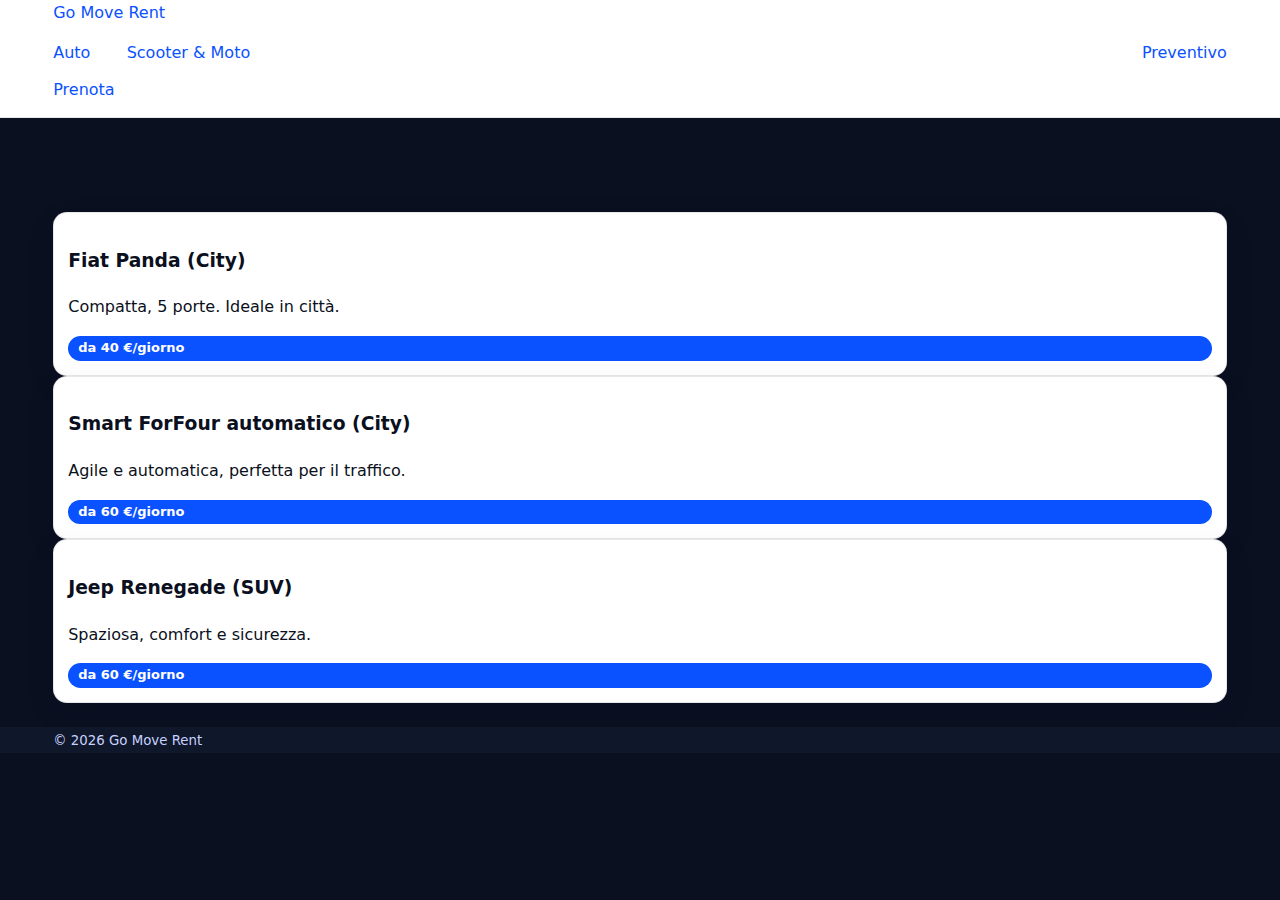
<file: auto.html>
<!doctype html>
<html lang="it">
<head>
  <meta charset="utf-8">
  <meta name="viewport" content="width=device-width, initial-scale=1">
  <title>Go Move Rent – Auto</title>
  <link rel="stylesheet" href="assets/style.css">
  <script defer src="assets/script.js"></script>
</head>
<body data-page="auto">
  <header class="header">
    <div class="container header-inner">
      <a class="brand" href="index.html">Go Move Rent</a>
      <nav class="nav">
        <a class="active" href="auto.html">Auto</a>
        <a href="moto.html">Scooter & Moto</a>
        <a href="preventivo.html">Preventivo</a>
        <a href="prenota.html">Prenota</a>
      </nav>
    </div>
  </header>

  <main class="container">
    <h1>Auto</h1>
    <div class="cards">
      <div class="card">
        <h3>Fiat Panda (City)</h3>
        <p>Compatta, 5 porte. Ideale in città.</p>
        <div class="badge">da 40 €/giorno</div>
      </div>
      <div class="card">
        <h3>Smart ForFour automatico (City)</h3>
        <p>Agile e automatica, perfetta per il traffico.</p>
        <div class="badge">da 60 €/giorno</div>
      </div>
      <div class="card">
        <h3>Jeep Renegade (SUV)</h3>
        <p>Spaziosa, comfort e sicurezza.</p>
        <div class="badge">da 60 €/giorno</div>
      </div>
    </div>
  </main>

  <footer class="footer">
    <div class="container">
      <small>© <span id="year"></span> Go Move Rent</small>
    </div>
  </footer>
</body>
</html>
</file>
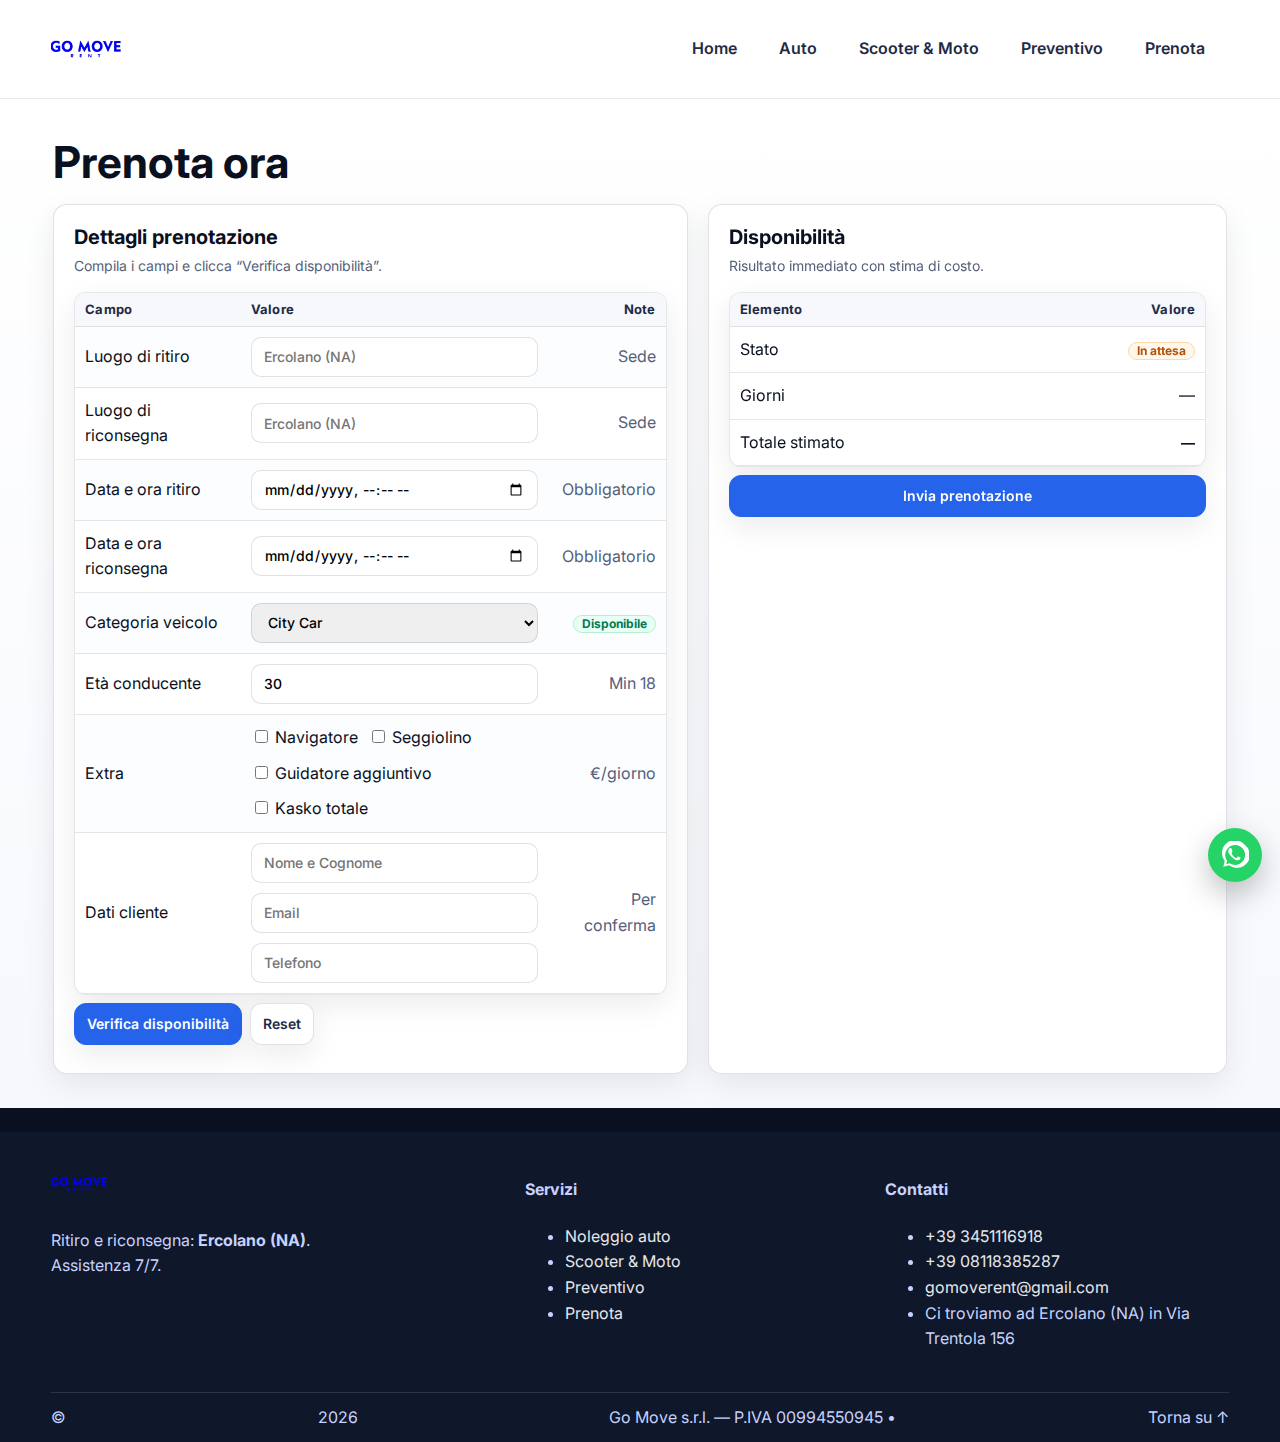
<file: prenota.fixed.html>
<!DOCTYPE html>
<html lang="it">
<head>
  <meta charset="utf-8" />
  <meta name="viewport" content="width=device-width, initial-scale=1, viewport-fit=cover" />
  <title>Prenota — Go Move Rent</title>
  <meta name="description" content="Prenotazione noleggio a Ercolano (NA).">
  <link rel="icon" href="assets/logo.png">
  <link rel="apple-touch-icon" href="assets/logo.png">
  <link rel="preconnect" href="https://fonts.googleapis.com">
  <link href="https://fonts.googleapis.com/css2?family=Inter:wght@400;600;700&display=swap" rel="stylesheet">
  <link rel="stylesheet" href="assets/style.css?v=1">
  <style>
/* --- Smart Tables (inline) --- */
.smart-table { width:100%; border-collapse: separate; border-spacing:0; overflow:hidden; border-radius:12px; border:1px solid rgba(10,16,32,.10); background:#fff; box-shadow: 0 10px 30px rgba(10,16,32,.08); }
.smart-table thead th { position: sticky; top:0; background:#f6f8fc; color:#1f2a44; text-align:left; font-weight:700; padding:10px; border-bottom:1px solid rgba(10,16,32,.10); cursor:pointer }
.smart-table tbody td { padding:10px; border-bottom:1px solid rgba(10,16,32,.10) }
.smart-table tfoot th { padding:10px; background:#f6f8fc; border-top:1px solid rgba(10,16,32,.10); text-align:right }
.smart-actions { display:flex; gap:8px; flex-wrap:wrap; margin:8px 0 }
.smart-actions .btn { padding:8px 12px }
.zebra tbody tr:nth-child(odd) { background:#fbfdff }
.number { text-align:right }
.badge-ok { display:inline-block; padding:2px 8px; border-radius:999px; background:#e8fff4; color:#047857; border:1px solid #b6f0d2; font-weight:700; font-size:12px }
.badge-warn { display:inline-block; padding:2px 8px; border-radius:999px; background:#fff7ed; color:#b45309; border:1px solid #fed7aa; font-weight:700; font-size:12px }
</style>

  <!-- Smart Tables styles (inline) -->
  <style>
  .smart-table { width:100%; border-collapse: separate; border-spacing:0; overflow:hidden; border-radius:12px; border:1px solid rgba(10,16,32,.10); background:#fff; box-shadow: 0 10px 30px rgba(10,16,32,.08); }
  .smart-table thead th { position: sticky; top:0; background:#f6f8fc; color:#1f2a44; text-align:left; font-weight:700; padding:10px; border-bottom:1px solid rgba(10,16,32,.10); cursor:pointer }
  .smart-table tbody td { padding:10px; border-bottom:1px solid rgba(10,16,32,.10) }
  .smart-table tfoot th { padding:10px; background:#f6f8fc; border-top:1px solid rgba(10,16,32,.10); text-align:right }
  .smart-actions { display:flex; gap:8px; flex-wrap:wrap; margin:8px 0 }
  .smart-actions .btn { padding:8px 12px }
  .zebra tbody tr:nth-child(odd) { background:#fbfdff }
  .number { text-align:right }
  .badge-ok { display:inline-block; padding:2px 8px; border-radius:999px; background:#e8fff4; color:#047857; border:1px solid #b6f0d2; font-weight:700; font-size:12px }
  .badge-warn { display:inline-block; padding:2px 8px; border-radius:999px; background:#fff7ed; color:#b45309; border:1px solid #fed7aa; font-weight:700; font-size:12px }
  </style>

</head>
<body>
<a class="whatsapp-fab" href="https://wa.me/393451116918?text=Ciao%20Go%20Move%2C%20vorrei%20info%20per%20un%20noleggio" target="_blank" rel="noopener" aria-label="Chat WhatsApp">
  <svg viewBox="0 0 24 24" aria-hidden="true"><path d="M20.5 3.5A10 10 0 0 0 3.2 17.2L2 22l4.9-1.3A10 10 0 1 0 20.5 3.5Zm-8.5 17a8.4 8.4 0 0 1-4.3-1.2l-.3-.2-2.9.8.8-2.8-.2-.3A8.5 8.5 0 1 1 12 20.5Zm4.9-6.3c-.3-.2-1.7-.9-2-.9s-.5.1-.7.4-.8.9-1 .9-.5 0-.9-.3a7.5 7.5 0 0 1-2.2-1.9c-.6-.7-1-1.6-1.1-1.8s0-.4.2-.6l.5-.7c.1-.2.2-.4.1-.6s-.6-1.6-.8-2.1-.4-.5-.6-.5h-.5a1 1 0 0 0-.7.4 3 3 0 0 0-1 2.2 5.2 5.2 0 0 0 1.1 2.7 12 12 0 0 0 4.6 4.4 5 5 0 0 0 2.6.8 2.3 2.3 0 0 0 1.6-.7 2 2 0 0 0 .5-1.3c0-.3 0-.5-.1-.6Z"/></svg>
</a>

<header>
  <div class="container nav">
    <a href="index.html" class="brand"><img src="assets/logo.png" alt="Go Move Rent logo" class="logo"/></a>
    <nav class="menu" id="menu" aria-label="Navigazione principale">
      <a data-active="index" href="index.html">Home</a>
      <a data-active="auto" href="auto.html">Auto</a>
      <a data-active="moto" href="moto.html">Scooter & Moto</a>
      <a data-active="preventivo" href="preventivo.html">Preventivo</a>
      <a data-active="prenota" href="prenota.html">Prenota</a>
    </nav>
    <button class="menu-toggle" id="menuToggle" aria-label="Apri menu" aria-expanded="false">☰</button>
  </div>
</header>

<main class="hero slim">
  <div class="container">
    <h1 class="title">Prenota ora</h1>
    <p class="muted" id="vehicleChosen"></p>
    <section class="grid" aria-labelledby="prenota-title">
      <div class="smart-card smart-pad">
        <h2 id="prenota-title" class="smart-title">Dettagli prenotazione</h2>
        <p class="smart-sub">Compila i campi e clicca “Verifica disponibilità”.</p>
        <table class="smart-table zebra" role="grid" aria-label="Dati prenotazione">
          <thead><tr><th style="width:28%">Campo</th><th>Valore</th><th class="number" style="width:20%">Note</th></tr></thead>
          <tbody>
            <tr><td>Luogo di ritiro</td><td><input id="pr-pickup-place" class="smart-input" placeholder="Ercolano (NA)"/></td><td class="number muted">Sede</td></tr>
            <tr><td>Luogo di riconsegna</td><td><input id="pr-drop-place" class="smart-input" placeholder="Ercolano (NA)"/></td><td class="number muted">Sede</td></tr>
            <tr><td>Data e ora ritiro</td><td><input id="pr-pickup" type="datetime-local" class="smart-input"/></td><td class="number muted">Obbligatorio</td></tr>
            <tr><td>Data e ora riconsegna</td><td><input id="pr-dropoff" type="datetime-local" class="smart-input"/></td><td class="number muted">Obbligatorio</td></tr>
            <tr><td>Categoria veicolo</td><td>
              <select id="pr-cat" class="smart-input">
                <option>City Car</option><option>Berlina</option><option>SUV</option><option>Scooter</option><option>Moto</option>
              </select>
            </td><td class="number"><span class="badge badge-ok">Disponibile</span></td></tr>
            <tr><td>Età conducente</td><td><input id="pr-age" type="number" min="18" max="90" value="30" class="smart-input"/></td><td class="number muted">Min 18</td></tr>
            <tr><td>Extra</td><td>
              <div class="inline">
                <label><input class="pr-extra" data-price="5" type="checkbox"> Navigatore</label>
                <label><input class="pr-extra" data-price="4" type="checkbox"> Seggiolino</label>
                <label><input class="pr-extra" data-price="7" type="checkbox"> Guidatore aggiuntivo</label>
                <label><input class="pr-extra" data-price="15" type="checkbox"> Kasko totale</label>
              </div>
            </td><td class="number muted">€/giorno</td></tr>
            <tr><td>Dati cliente</td><td>
              <div class="inline" style="width:100%">
                <input id="pr-name" class="smart-input" placeholder="Nome e Cognome" style="flex:1 1 220px">
                <input id="pr-mail" type="email" class="smart-input" placeholder="Email" style="flex:1 1 220px">
                <input id="pr-phone" class="smart-input" placeholder="Telefono" style="flex:1 1 160px">
              </div>
            </td><td class="number muted">Per conferma</td></tr>
          </tbody>
        </table>
        <div class="smart-actions">
          <button class="btn btn-primary" onclick="checkAvailability()">Verifica disponibilità</button>
          <button class="btn btn-ghost" onclick="resetPrenota()">Reset</button>
        </div>
<div id="prResult" class="mt-2" aria-live="polite"></div>
      </div>
      <aside class="smart-card smart-pad sticky" aria-live="polite">
        <h3 class="smart-title">Disponibilità</h3>
        <p class="smart-sub">Risultato immediato con stima di costo.</p>
        <table class="smart-table" aria-label="Esito verifica">
          <thead><tr><th>Elemento</th><th class="number">Valore</th></tr></thead>
          <tbody id="pr-result-rows">
            <tr><td>Stato</td><td class="number"><span class="badge badge-warn">In attesa</span></td></tr>
            <tr><td>Giorni</td><td id="pr-days" class="number">—</td></tr>
            <tr><td>Totale stimato</td><td id="pr-total" class="number price-xs">—</td></tr>
          </tbody>
        </table>
        <div class="smart-actions">
          <button class="btn btn-primary btn-block" onclick="sendBooking()">Invia prenotazione</button>
        </div>
      </aside>
    </section>
  </div>
</main>
  <!-- Riepilogo smart -->
<div id="bookingSummary"></div>

<footer>
  <div class="container footer-grid">
    <div>
      <img src="assets/logo.png" alt="Go Move Rent logo" class="logo footer-logo"/>
      <p class="muted">Ritiro e riconsegna: <b>Ercolano (NA)</b>.<br/>Assistenza 7/7.</p>
    </div>
    <div>
      <h4>Servizi</h4>
      <ul>
        <li><a href="auto.html">Noleggio auto</a></li>
        <li><a href="moto.html">Scooter & Moto</a></li>
        <li><a href="preventivo.html">Preventivo</a></li>
        <li><a href="prenota.html">Prenota</a></li>
      </ul>
    </div>
    <div>
      <h4>Contatti</h4>
      <ul>
        <li><a href="tel:+393451116918">+39 3451116918</a></li>
        <li><a href="tel:+3908118385287">+39 08118385287</a></li>
        <li><a href="mailto:gomoverent@gmail.com">gomoverent@gmail.com</a></li>
        <li>Ci troviamo ad Ercolano (NA) in Via Trentola 156</li>
      </ul>
    </div>
  </div>
  <div class="container foot-note">
    © <span id="year"></span> Go Move s.r.l. — P.IVA 00994550945 • <a href="#top">Torna su ↑</a>
  </div>
</footer>

  

  <script src="assets/script.js?v=4"></script>
</body>
</html>
</file>
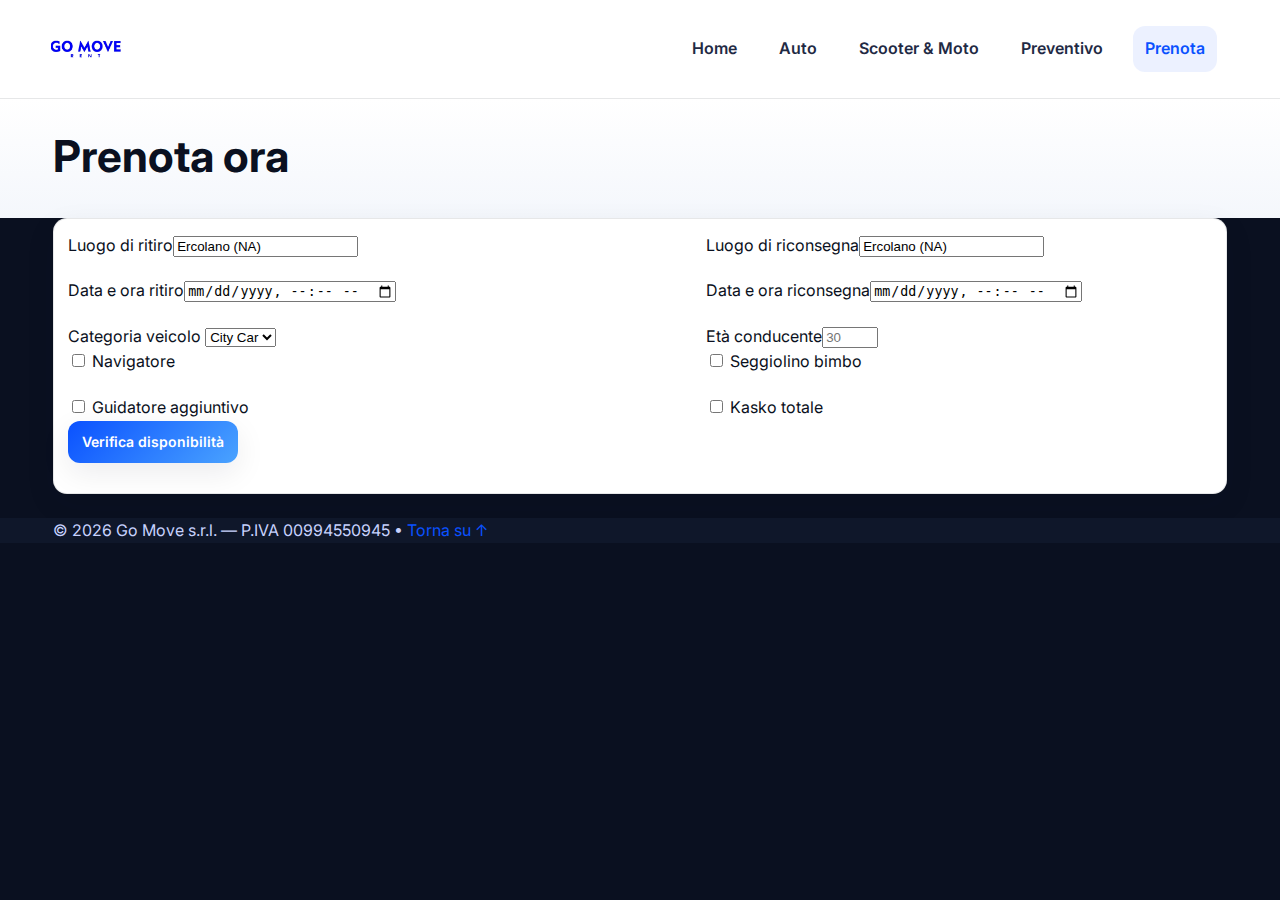
<file: prenota.html>
<!DOCTYPE html>
<html lang="it">
<head>
  <meta charset="utf-8" />
  <meta name="viewport" content="width=device-width, initial-scale=1, viewport-fit=cover" />
  <title>Prenota — Go Move Rent</title>
  <meta name="description" content="Prenotazione noleggio a Ercolano (NA).">
  <link rel="icon" href="assets/logo.png">
  <link rel="apple-touch-icon" href="assets/logo.png">
  <link rel="preconnect" href="https://fonts.googleapis.com">
  <link href="https://fonts.googleapis.com/css2?family=Inter:wght@400;600;700&display=swap" rel="stylesheet">
  <link rel="stylesheet" href="assets/style.css?v=1">
</head>
<body data-page="prenota">
<header>
  <div class="container nav">
    <a href="index.html" class="brand"><img src="assets/logo.png" alt="Go Move Rent logo" class="logo"/></a>
    <nav class="menu" id="menu" aria-label="Navigazione principale">
      <a data-active="index" href="index.html">Home</a>
      <a data-active="auto" href="auto.html">Auto</a>
      <a data-active="moto" href="moto.html">Scooter & Moto</a>
      <a data-active="preventivo" href="preventivo.html">Preventivo</a>
      <a data-active="prenota" href="prenota.html">Prenota</a>
    </nav>
    <button class="menu-toggle" id="menuToggle" aria-label="Apri menu" aria-expanded="false">☰</button>
  </div>
</header>

<main class="hero plain">
  <div class="container">
    <h1 class="title">Prenota ora</h1>
    <p class="muted" id="vehicleChosen"></p>
  </div>
</main>
<section><div class="container">
  <form id="bookingForm" onsubmit="handleBooking(event)" class="card">
    <div class="grid two">
      <div><label for="pickup">Luogo di ritiro</label><input id="pickup" name="pickup" required value="Ercolano (NA)" readonly /></div>
      <div><label for="dropoff">Luogo di riconsegna</label><input id="dropoff" name="dropoff" required value="Ercolano (NA)" readonly /></div>
      <div><label for="start">Data e ora ritiro</label><input id="start" name="start" type="datetime-local" required /></div>
      <div><label for="end">Data e ora riconsegna</label><input id="end" name="end" type="datetime-local" required /></div>
      <div><label for="category">Categoria veicolo</label>
        <select id="category" name="category" required>
          <option value="city">City Car</option><option value="berlina">Berlina</option><option value="suv">SUV</option>
          <option value="scooter">Scooter</option><option value="moto">Moto</option>
        </select>
      </div>
      <div><label for="age">Età conducente</label><input id="age" name="age" type="number" min="18" max="85" required placeholder="30" /></div>
    </div>
    <div class="grid four options">
      <label><input type="checkbox" id="opt_gps" /> Navigatore</label>
      <label><input type="checkbox" id="opt_seat" /> Seggiolino bimbo</label>
      <label><input type="checkbox" id="opt_add" /> Guidatore aggiuntivo</label>
      <label><input type="checkbox" id="opt_kasko" /> Kasko totale</label>
    </div>
    <button class="btn primary" type="submit">Verifica disponibilità</button>
    <p id="formStatus" class="muted" role="status" aria-live="polite"></p>
  </form>
</div></section>

<footer>
  <div class="container">
    © <span id="year"></span> Go Move s.r.l. — P.IVA 00994550945 • <a href="#top">Torna su ↑</a>
  </div>
</footer>
<script src="assets/script.js"></script>
</body>
</html>
</file>
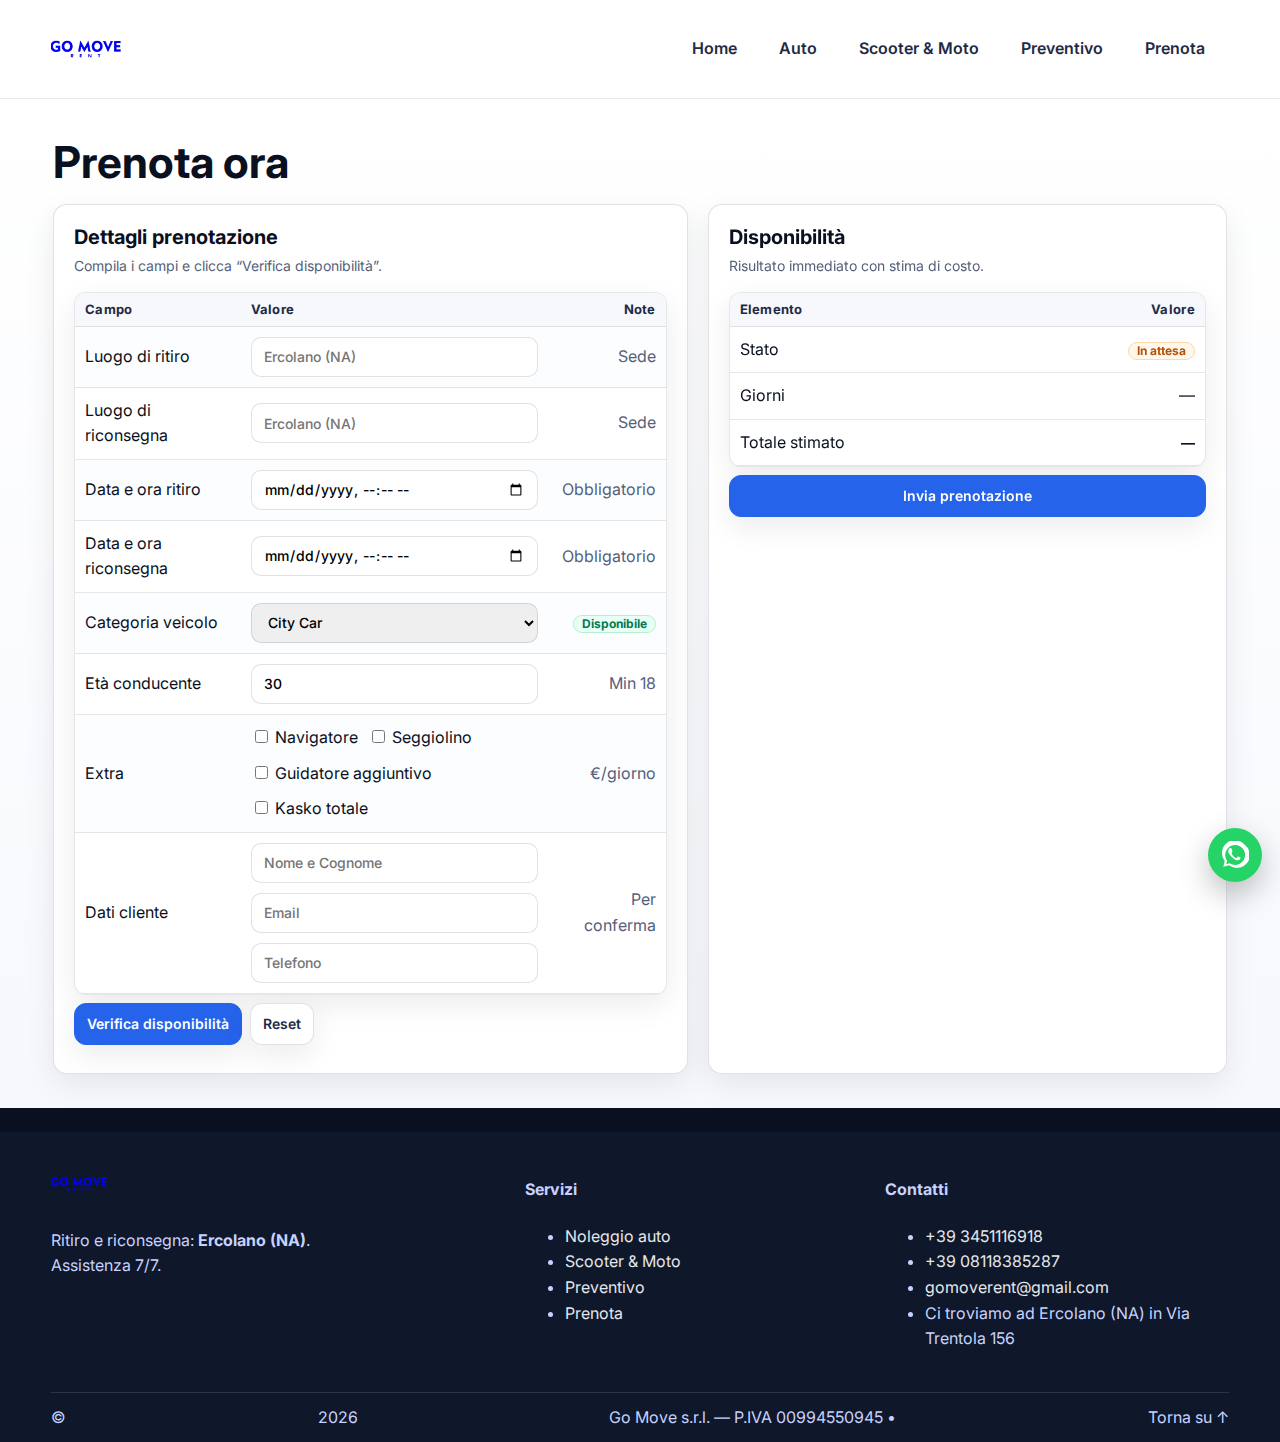
<file: prenota.patched.html>
<!DOCTYPE html>
<html lang="it">
<head>
  <meta charset="utf-8" />
  <meta name="viewport" content="width=device-width, initial-scale=1, viewport-fit=cover" />
  <title>Prenota — Go Move Rent</title>
  <meta name="description" content="Prenotazione noleggio a Ercolano (NA).">
  <link rel="icon" href="assets/logo.png">
  <link rel="apple-touch-icon" href="assets/logo.png">
  <link rel="preconnect" href="https://fonts.googleapis.com">
  <link href="https://fonts.googleapis.com/css2?family=Inter:wght@400;600;700&display=swap" rel="stylesheet">
  <link rel="stylesheet" href="assets/style.css?v=1">
  <style>
/* --- Smart Tables (inline) --- */
.smart-table { width:100%; border-collapse: separate; border-spacing:0; overflow:hidden; border-radius:12px; border:1px solid rgba(10,16,32,.10); background:#fff; box-shadow: 0 10px 30px rgba(10,16,32,.08); }
.smart-table thead th { position: sticky; top:0; background:#f6f8fc; color:#1f2a44; text-align:left; font-weight:700; padding:10px; border-bottom:1px solid rgba(10,16,32,.10); cursor:pointer }
.smart-table tbody td { padding:10px; border-bottom:1px solid rgba(10,16,32,.10) }
.smart-table tfoot th { padding:10px; background:#f6f8fc; border-top:1px solid rgba(10,16,32,.10); text-align:right }
.smart-actions { display:flex; gap:8px; flex-wrap:wrap; margin:8px 0 }
.smart-actions .btn { padding:8px 12px }
.zebra tbody tr:nth-child(odd) { background:#fbfdff }
.number { text-align:right }
.badge-ok { display:inline-block; padding:2px 8px; border-radius:999px; background:#e8fff4; color:#047857; border:1px solid #b6f0d2; font-weight:700; font-size:12px }
.badge-warn { display:inline-block; padding:2px 8px; border-radius:999px; background:#fff7ed; color:#b45309; border:1px solid #fed7aa; font-weight:700; font-size:12px }
</style>

  <!-- Smart Tables styles (inline) -->
  <style>
  .smart-table { width:100%; border-collapse: separate; border-spacing:0; overflow:hidden; border-radius:12px; border:1px solid rgba(10,16,32,.10); background:#fff; box-shadow: 0 10px 30px rgba(10,16,32,.08); }
  .smart-table thead th { position: sticky; top:0; background:#f6f8fc; color:#1f2a44; text-align:left; font-weight:700; padding:10px; border-bottom:1px solid rgba(10,16,32,.10); cursor:pointer }
  .smart-table tbody td { padding:10px; border-bottom:1px solid rgba(10,16,32,.10) }
  .smart-table tfoot th { padding:10px; background:#f6f8fc; border-top:1px solid rgba(10,16,32,.10); text-align:right }
  .smart-actions { display:flex; gap:8px; flex-wrap:wrap; margin:8px 0 }
  .smart-actions .btn { padding:8px 12px }
  .zebra tbody tr:nth-child(odd) { background:#fbfdff }
  .number { text-align:right }
  .badge-ok { display:inline-block; padding:2px 8px; border-radius:999px; background:#e8fff4; color:#047857; border:1px solid #b6f0d2; font-weight:700; font-size:12px }
  .badge-warn { display:inline-block; padding:2px 8px; border-radius:999px; background:#fff7ed; color:#b45309; border:1px solid #fed7aa; font-weight:700; font-size:12px }
  </style>

</head>
  <a class="whatsapp-fab" href="https://wa.me/393451116918?text=Ciao%20Go%20Move%2C%20vorrei%20info%20per%20un%20noleggio" target="_blank" rel="noopener" aria-label="Chat WhatsApp">
  <svg viewBox="0 0 24 24" aria-hidden="true"><path d="M20.5 3.5A10 10 0 0 0 3.2 17.2L2 22l4.9-1.3A10 10 0 1 0 20.5 3.5Zm-8.5 17a8.4 8.4 0 0 1-4.3-1.2l-.3-.2-2.9.8.8-2.8-.2-.3A8.5 8.5 0 1 1 12 20.5Zm4.9-6.3c-.3-.2-1.7-.9-2-.9s-.5.1-.7.4-.8.9-1 .9-.5 0-.9-.3a7.5 7.5 0 0 1-2.2-1.9c-.6-.7-1-1.6-1.1-1.8s0-.4.2-.6l.5-.7c.1-.2.2-.4.1-.6s-.6-1.6-.8-2.1-.4-.5-.6-.5h-.5a1 1 0 0 0-.7.4 3 3 0 0 0-1 2.2 5.2 5.2 0 0 0 1.1 2.7 12 12 0 0 0 4.6 4.4 5 5 0 0 0 2.6.8 2.3 2.3 0 0 0 1.6-.7 2 2 0 0 0 .5-1.3c0-.3 0-.5-.1-.6Z"/></svg>
</a>

<header>
  <div class="container nav">
    <a href="index.html" class="brand"><img src="assets/logo.png" alt="Go Move Rent logo" class="logo"/></a>
    <nav class="menu" id="menu" aria-label="Navigazione principale">
      <a data-active="index" href="index.html">Home</a>
      <a data-active="auto" href="auto.html">Auto</a>
      <a data-active="moto" href="moto.html">Scooter & Moto</a>
      <a data-active="preventivo" href="preventivo.html">Preventivo</a>
      <a data-active="prenota" href="prenota.html">Prenota</a>
    </nav>
    <button class="menu-toggle" id="menuToggle" aria-label="Apri menu" aria-expanded="false">☰</button>
  </div>
</header>

<main class="hero slim">
  <div class="container">
    <h1 class="title">Prenota ora</h1>
    <p class="muted" id="vehicleChosen"></p>
    <section class="grid" aria-labelledby="prenota-title">
      <div class="smart-card smart-pad">
        <h2 id="prenota-title" class="smart-title">Dettagli prenotazione</h2>
        <p class="smart-sub">Compila i campi e clicca “Verifica disponibilità”.</p>
        <table class="smart-table zebra" role="grid" aria-label="Dati prenotazione">
          <thead><tr><th style="width:28%">Campo</th><th>Valore</th><th class="number" style="width:20%">Note</th></tr></thead>
          <tbody>
            <tr><td>Luogo di ritiro</td><td><input id="pr-pickup-place" class="smart-input" placeholder="Ercolano (NA)"/></td><td class="number muted">Sede</td></tr>
            <tr><td>Luogo di riconsegna</td><td><input id="pr-drop-place" class="smart-input" placeholder="Ercolano (NA)"/></td><td class="number muted">Sede</td></tr>
            <tr><td>Data e ora ritiro</td><td><input id="pr-pickup" type="datetime-local" class="smart-input"/></td><td class="number muted">Obbligatorio</td></tr>
            <tr><td>Data e ora riconsegna</td><td><input id="pr-dropoff" type="datetime-local" class="smart-input"/></td><td class="number muted">Obbligatorio</td></tr>
            <tr><td>Categoria veicolo</td><td>
              <select id="pr-cat" class="smart-input">
                <option>City Car</option><option>Berlina</option><option>SUV</option><option>Scooter</option><option>Moto</option>
              </select>
            </td><td class="number"><span class="badge badge-ok">Disponibile</span></td></tr>
            <tr><td>Età conducente</td><td><input id="pr-age" type="number" min="18" max="90" value="30" class="smart-input"/></td><td class="number muted">Min 18</td></tr>
            <tr><td>Extra</td><td>
              <div class="inline">
                <label><input class="pr-extra" data-price="5" type="checkbox"> Navigatore</label>
                <label><input class="pr-extra" data-price="4" type="checkbox"> Seggiolino</label>
                <label><input class="pr-extra" data-price="7" type="checkbox"> Guidatore aggiuntivo</label>
                <label><input class="pr-extra" data-price="15" type="checkbox"> Kasko totale</label>
              </div>
            </td><td class="number muted">€/giorno</td></tr>
            <tr><td>Dati cliente</td><td>
              <div class="inline" style="width:100%">
                <input id="pr-name" class="smart-input" placeholder="Nome e Cognome" style="flex:1 1 220px">
                <input id="pr-mail" type="email" class="smart-input" placeholder="Email" style="flex:1 1 220px">
                <input id="pr-phone" class="smart-input" placeholder="Telefono" style="flex:1 1 160px">
              </div>
            </td><td class="number muted">Per conferma</td></tr>
          </tbody>
        </table>
        <div class="smart-actions">
          <button class="btn btn-primary" onclick="checkAvailability()">Verifica disponibilità</button>
          <button class="btn btn-ghost" onclick="resetPrenota()">Reset</button>
        </div>
<div id="prResult" class="mt-2" aria-live="polite"></div>
      </div>
      <aside class="smart-card smart-pad sticky" aria-live="polite">
        <h3 class="smart-title">Disponibilità</h3>
        <p class="smart-sub">Risultato immediato con stima di costo.</p>
        <table class="smart-table" aria-label="Esito verifica">
          <thead><tr><th>Elemento</th><th class="number">Valore</th></tr></thead>
          <tbody id="pr-result-rows">
            <tr><td>Stato</td><td class="number"><span class="badge badge-warn">In attesa</span></td></tr>
            <tr><td>Giorni</td><td id="pr-days" class="number">—</td></tr>
            <tr><td>Totale stimato</td><td id="pr-total" class="number price-xs">—</td></tr>
          </tbody>
        </table>
        <div class="smart-actions">
          <button class="btn btn-primary btn-block" onclick="sendBooking()">Invia prenotazione</button>
        </div>
      </aside>
    </section>
  </div>
</main>
  <!-- Riepilogo smart -->
<div id="bookingSummary"></div>
</div></section>

<footer>
  <div class="container footer-grid">
    <div>
      <img src="assets/logo.png" alt="Go Move Rent logo" class="logo footer-logo"/>
      <p class="muted">Ritiro e riconsegna: <b>Ercolano (NA)</b>.<br/>Assistenza 7/7.</p>
    </div>
    <div>
      <h4>Servizi</h4>
      <ul>
        <li><a href="auto.html">Noleggio auto</a></li>
        <li><a href="moto.html">Scooter & Moto</a></li>
        <li><a href="preventivo.html">Preventivo</a></li>
        <li><a href="prenota.html">Prenota</a></li>
      </ul>
    </div>
    <div>
      <h4>Contatti</h4>
      <ul>
        <li><a href="tel:+393451116918">+39 3451116918</a></li>
        <li><a href="tel:+3908118385287">+39 08118385287</a></li>
        <li><a href="mailto:gomoverent@gmail.com">gomoverent@gmail.com</a></li>
        <li>Ci troviamo ad Ercolano (NA) in Via Trentola 156</li>
      </ul>
    </div>
  </div>
  <div class="container foot-note">
    © <span id="year"></span> Go Move s.r.l. — P.IVA 00994550945 • <a href="#top">Torna su ↑</a>
  </div>
</footer>
</script>

  <!-- Smart Tables script (inline) -->
  <script>
  function euro(n){ try { return (n||0).toLocaleString('it-IT',{style:'currency',currency:'EUR'});}catch(e){return n} }
  function smartSortTable(table, colIndex, numeric=false){
    const tbody = table.tBodies[0];
    const rows = Array.from(tbody.querySelectorAll('tr'));
    const dir = table.getAttribute('data-sortdir') === 'asc' ? 'desc' : 'asc';
    rows.sort((a,b)=>{
      const ta = a.children[colIndex].innerText.trim();
      const tb = b.children[colIndex].innerText.trim();
      if(numeric){
        const na = parseFloat(ta.replace(/[€\s\.]/g,'').replace(',', '.')) || 0;
        const nb = parseFloat(tb.replace(/[€\s\.]/g,'').replace(',', '.')) || 0;
        return dir==='asc' ? na-nb : nb-na;
      } else {
        return dir==='asc' ? ta.localeCompare(tb) : tb.localeCompare(ta);
      }
    });
    rows.forEach(r=>tbody.appendChild(r));
    table.setAttribute('data-sortdir', dir);
  }
  function tableToCSV(table){
    const rows = table.querySelectorAll('tr');
    return Array.from(rows).map(tr => Array.from(tr.children).map(td => `"$\{td.innerText.replace(/"/g,'""')\}"`).join(',')).join('\n');
  }
  function copySmartTable(tableId){
    const table = document.getElementById(tableId);
    const csv = tableToCSV(table);
    navigator.clipboard.writeText(csv).then(()=>alert('Tabella copiata (CSV negli appunti).'));
  }
  function downloadSmartTable(tableId, filename='tabella.csv'){
    const table = document.getElementById(tableId);
    const csv = tableToCSV(table);
    const blob = new Blob([csv], {type:'text/csv;charset=utf-8;'});
    const url = URL.createObjectURL(blob);
    const a = document.createElement('a');
    a.href = url; a.download = filename; a.click();
    URL.revokeObjectURL(url);
  }
  function renderQuoteSmart(result){
    const box = document.getElementById('quoteResult');
    if(!box) return;
    const rows = (result.items||[]).map(i=>`<tr><td>$\{i.voce||''\}</td><td class="number">$\{euro(i.importo||0)\}</td></tr>`).join('');
    box.innerHTML = `
      <div class="smart-actions">
        <button class="btn" onclick="copySmartTable('tblQuote')">Copia (CSV)</button>
        <button class="btn" onclick="downloadSmartTable('tblQuote','preventivo.csv')">Scarica CSV</button>
      </div>
      <table class="smart-table zebra" id="tblQuote" data-sortdir="asc">
        <thead>
          <tr>
            <th onclick="smartSortTable(this.closest('table'),0,false)">Voce</th>
            <th onclick="smartSortTable(this.closest('table'),1,true)">Importo</th>
          </tr>
        </thead>
        <tbody>$\{rows\}</tbody>
        <tfoot>
          <tr><th>Imponibile</th><th class="number">$\{euro(result.imponibile||0)\}</th></tr>
          <tr><th>IVA (22%)</th><th class="number">$\{euro(result.iva||0)\}</th></tr>
          <tr><th style="font-size:18px">Totale</th><th class="number" style="font-size:18px">$\{euro(result.totale||0)\}</th></tr>
        </tfoot>
      </table>`;
  }
  function renderBookingSmart(summary){
    const box = document.getElementById('bookingSummary');
    if(!box) return;
    const rows = (summary.rows||[]).map(r=>`<tr><td>$\{r.k\}</td><td class="number">$\{r.v\}</td></tr>`).join('');
    box.innerHTML = `
      <div class="smart-actions">
        <span class="$\{summary.ok ? 'badge-ok':'badge-warn'\}">$\{summary.ok ? 'Disponibilità trovata' : 'Non disponibile'\}</span>
        <button class="btn" onclick="copySmartTable('tblBooking')">Copia (CSV)</button>
        <button class="btn" onclick="downloadSmartTable('tblBooking','prenotazione.csv')">Scarica CSV</button>
      </div>
      <table class="smart-table zebra" id="tblBooking" data-sortdir="asc">
        <thead>
          <tr><th onclick="smartSortTable(this.closest('table'),0,false)">Voce</th><th onclick="smartSortTable(this.closest('table'),1,true)">Valore</th></tr>
        </thead>
        <tbody>$\{rows\}</tbody>
        <tfoot>
          <tr><th>Totale</th><th class="number">$\{euro(summary.totale||0)\}</th></tr>
        </tfoot>
      </table>`;
  }
  (function(){
    if(typeof handlePreventivo === 'function'){
      const _h = handlePreventivo;
      window.handlePreventivo = function(e){
        e && e.preventDefault && e.preventDefault();
        _h.apply(this, arguments);
        if(window._lastQuote){ renderQuoteSmart(window._lastQuote); }
      };
    }
    if(typeof handleBooking === 'function'){
      const _b = handleBooking;
      window.handleBooking = function(e){
        e && e.preventDefault && e.preventDefault();
        try{ _b.apply(this, arguments);}catch(err){}
        try{
          const form = (e && e.target) || document.querySelector('#bookingForm');
          const start = new Date(form?.start?.value), end = new Date(form?.end?.value);
          const hours = Math.ceil((end-start)/36e5);
          const days = Math.max(1, Math.ceil(hours/24));
          const age = Number(form?.age?.value || 0);
          const category = form?.category?.value || '';
          let daily = (typeof basePriceFor==='function') ? basePriceFor(category) : 50;
          if (age && age < 25) daily += 12;
          let totale = daily * days;
          if (document.getElementById('opt_gps')?.checked) totale += 5 * days;
          if (document.getElementById('opt_seat')?.checked) totale += 4 * days;
          if (document.getElementById('opt_add')?.checked)  totale += 6 * days;
          if (document.getElementById('opt_kasko')?.checked) totale += 15 * days;
          const summary = {
            ok:true, totale,
            rows: [
              {k:'Categoria', v: category},
              {k:'Giorni', v: String(days)},
              {k:'Età conducente', v: String(age||'')},
              {k:'Navigatore', v: document.getElementById('opt_gps')?.checked ? 'Sì':'No'},
              {k:'Seggiolino bimbo', v: document.getElementById('opt_seat')?.checked ? 'Sì':'No'},
              {k:'Guidatore aggiuntivo', v: document.getElementById('opt_add')?.checked ? 'Sì':'No'},
              {k:'Kasko totale', v: document.getElementById('opt_kasko')?.checked ? 'Sì':'No'}
            ]
          };
          renderBookingSmart(summary);
        }catch(err){}
      };
    }
  })();
  </script>
  <script src="script.unified.v4.js"></script>
</body>
</body>
</html>
</file>
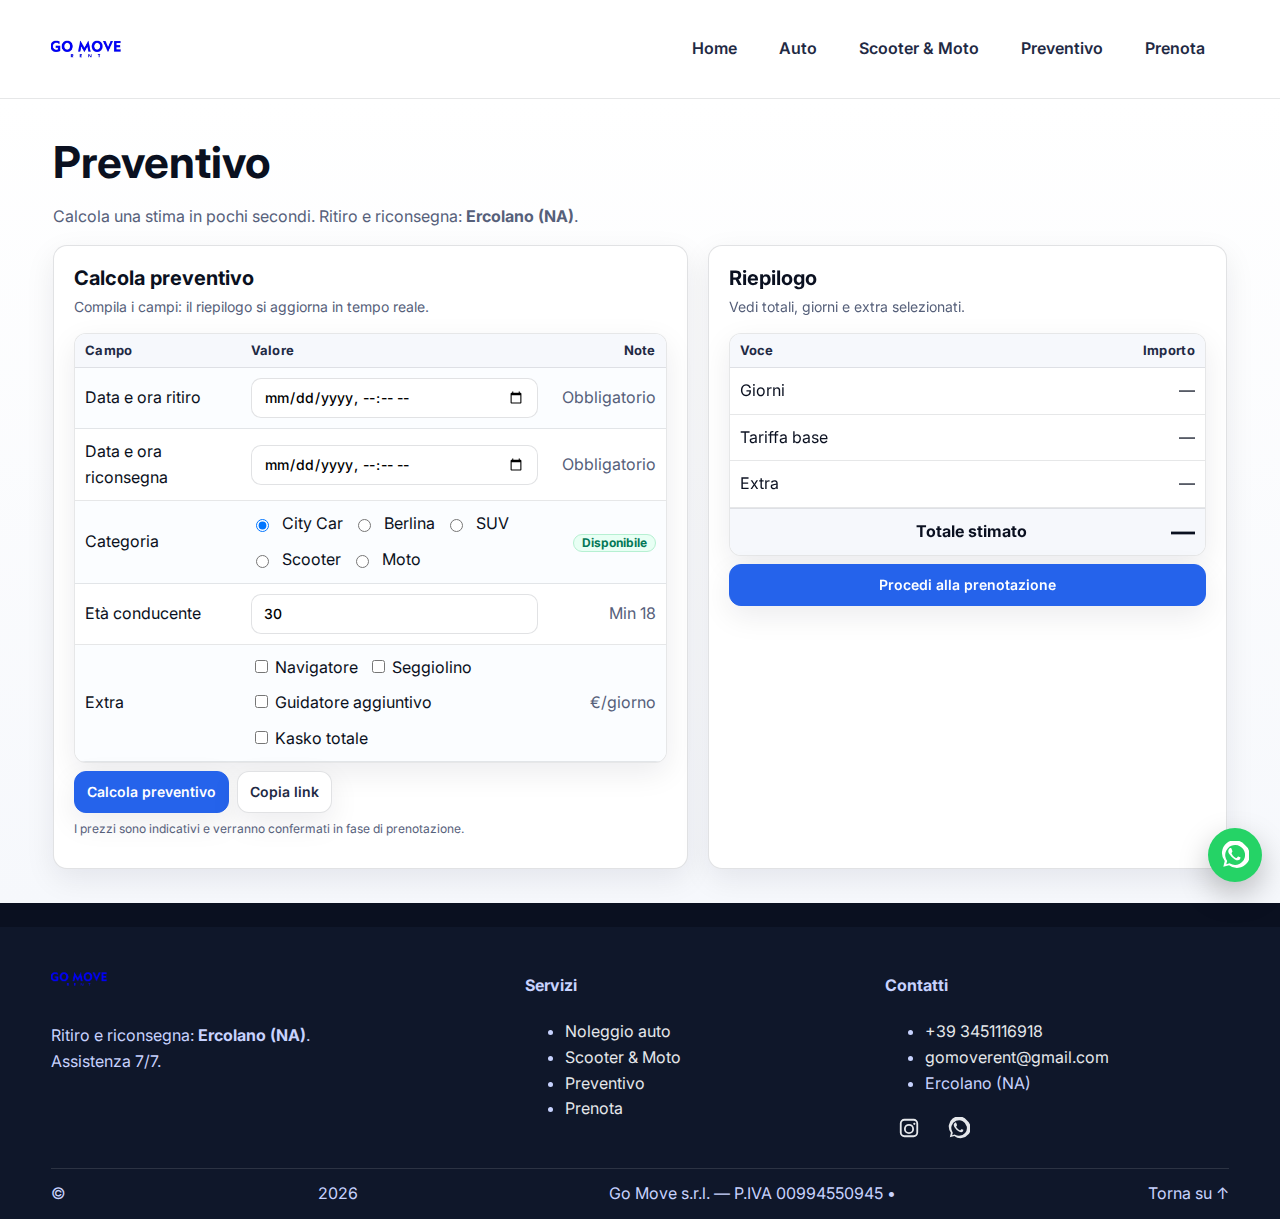
<file: preventivo.fixed.html>
<!DOCTYPE html>
<html lang="it">
<head>
  <meta charset="utf-8" />
  <meta name="viewport" content="width=device-width, initial-scale=1, viewport-fit=cover" />
  <title>Preventivo — Go Move Rent</title>
  <meta name="description" content="Calcolo preventivo noleggio a Ercolano (NA).">
  <link rel="icon" href="assets/logo.png">
  <link rel="apple-touch-icon" href="assets/logo.png">
  <link rel="preconnect" href="https://fonts.googleapis.com">
  <link href="https://fonts.googleapis.com/css2?family=Inter:wght@400;600;700&display=swap" rel="stylesheet">
  <link rel="stylesheet" href="assets/style.css?v=1">
  <head>
  <meta charset="utf-8" />
  <meta name="viewport" content="width=device-width, initial-scale=1" />
  <title>Prenota — Go Move</title>
  <link rel="stylesheet" href="assets/style.css?v=3">
  <style>
  /* --- Smart Tables (inline) --- */
  .smart-table { width:100%; border-collapse: separate; border-spacing:0; overflow:hidden; border-radius:12px; border:1px solid rgba(10,16,32,.10); background:#fff; box-shadow: 0 10px 30px rgba(10,16,32,.08); }
  .smart-table thead th { position: sticky; top:0; background:#f6f8fc; color:#1f2a44; text-align:left; font-weight:700; padding:10px; border-bottom:1px solid rgba(10,16,32,.10); cursor:pointer }
  .smart-table tbody td { padding:10px; border-bottom:1px solid rgba(10,16,32,.10) }
  .smart-table tfoot th { padding:10px; background:#f6f8fc; border-top:1px solid rgba(10,16,32,.10); text-align:right }
  .smart-actions { display:flex; gap:8px; flex-wrap:wrap; margin:8px 0 }
  .smart-actions .btn { padding:8px 12px }
  .zebra tbody tr:nth-child(odd) { background:#fbfdff }
  .number { text-align:right }
  .badge-ok { display:inline-block; padding:2px 8px; border-radius:999px; background:#e8fff4; color:#047857; border:1px solid #b6f0d2; font-weight:700; font-size:12px }
  .badge-warn { display:inline-block; padding:2px 8px; border-radius:999px; background:#fff7ed; color:#b45309; border:1px solid #fed7aa; font-weight:700; font-size:12px }
  </style>

  <!-- Smart Tables styles (inline) -->
  <style>
  .smart-table { width:100%; border-collapse: separate; border-spacing:0; overflow:hidden; border-radius:12px; border:1px solid rgba(10,16,32,.10); background:#fff; box-shadow: 0 10px 30px rgba(10,16,32,.08); }
  .smart-table thead th { position: sticky; top:0; background:#f6f8fc; color:#1f2a44; text-align:left; font-weight:700; padding:10px; border-bottom:1px solid rgba(10,16,32,.10); cursor:pointer }
  .smart-table tbody td { padding:10px; border-bottom:1px solid rgba(10,16,32,.10) }
  .smart-table tfoot th { padding:10px; background:#f6f8fc; border-top:1px solid rgba(10,16,32,.10); text-align:right }
  .smart-actions { display:flex; gap:8px; flex-wrap:wrap; margin:8px 0 }
  .smart-actions .btn { padding:8px 12px }
  .zebra tbody tr:nth-child(odd) { background:#fbfdff }
  .number { text-align:right }
  .badge-ok { display:inline-block; padding:2px 8px; border-radius:999px; background:#e8fff4; color:#047857; border:1px solid #b6f0d2; font-weight:700; font-size:12px }
  .badge-warn { display:inline-block; padding:2px 8px; border-radius:999px; background:#fff7ed; color:#b45309; border:1px solid #fed7aa; font-weight:700; font-size:12px }
  </style>

</head>
<body>

<body>


  <!-- Smart Tables styles (inline) -->
  <style>
  .smart-table { width:100%; border-collapse: separate; border-spacing:0; overflow:hidden; border-radius:12px; border:1px solid rgba(10,16,32,.10); background:#fff; box-shadow: 0 10px 30px rgba(10,16,32,.08); }
  .smart-table thead th { position: sticky; top:0; background:#f6f8fc; color:#1f2a44; text-align:left; font-weight:700; padding:10px; border-bottom:1px solid rgba(10,16,32,.10); cursor:pointer }
  .smart-table tbody td { padding:10px; border-bottom:1px solid rgba(10,16,32,.10) }
  .smart-table tfoot th { padding:10px; background:#f6f8fc; border-top:1px solid rgba(10,16,32,.10); text-align:right }
  .smart-actions { display:flex; gap:8px; flex-wrap:wrap; margin:8px 0 }
  .smart-actions .btn { padding:8px 12px }
  .zebra tbody tr:nth-child(odd) { background:#fbfdff }
  .number { text-align:right }
  .badge-ok { display:inline-block; padding:2px 8px; border-radius:999px; background:#e8fff4; color:#047857; border:1px solid #b6f0d2; font-weight:700; font-size:12px }
  .badge-warn { display:inline-block; padding:2px 8px; border-radius:999px; background:#fff7ed; color:#b45309; border:1px solid #fed7aa; font-weight:700; font-size:12px }
  </style>

</head>
<body>
<a class="whatsapp-fab" href="https://wa.me/393451116918?text=Ciao%20Go%20Move%2C%20vorrei%20info%20per%20un%20noleggio" target="_blank" rel="noopener" aria-label="Chat WhatsApp">
  <svg viewBox="0 0 24 24" aria-hidden="true"><path d="M20.5 3.5A10 10 0 0 0 3.2 17.2L2 22l4.9-1.3A10 10 0 1 0 20.5 3.5Zm-8.5 17a8.4 8.4 0 0 1-4.3-1.2l-.3-.2-2.9.8.8-2.8-.2-.3A8.5 8.5 0 1 1 12 20.5Zm4.9-6.3c-.3-.2-1.7-.9-2-.9s-.5.1-.7.4-.8.9-1 .9-.5 0-.9-.3a7.5 7.5 0 0 1-2.2-1.9c-.6-.7-1-1.6-1.1-1.8s0-.4.2-.6l.5-.7c.1-.2.2-.4.1-.6s-.6-1.6-.8-2.1-.4-.5-.6-.5h-.5a1 1 0 0 0-.7.4 3 3 0 0 0-1 2.2 5.2 5.2 0 0 0 1.1 2.7 12 12 0 0 0 4.6 4.4 5 5 0 0 0 2.6.8 2.3 2.3 0 0 0 1.6-.7 2 2 0 0 0 .5-1.3c0-.3 0-.5-.1-.6Z"/></svg>
</a>

<header>
  <div class="container nav">
    <a href="index.html" class="brand"><img src="assets/logo.png" alt="Go Move Rent logo" class="logo"/></a>
    <nav class="menu" id="menu" aria-label="Navigazione principale">
      <a data-active="index" href="index.html">Home</a>
      <a data-active="auto" href="auto.html">Auto</a>
      <a data-active="moto" href="moto.html">Scooter & Moto</a>
      <a data-active="preventivo" href="preventivo.html">Preventivo</a>
      <a data-active="prenota" href="prenota.html">Prenota</a>
    </nav>
    <button class="menu-toggle" id="menuToggle" aria-label="Apri menu" aria-expanded="false">☰</button>
  </div>
</header>

<main class="hero slim">
  <div class="container">
    <h1 class="title">Preventivo</h1>
    <p class="lead">Calcola una stima in pochi secondi. Ritiro e riconsegna: <b>Ercolano (NA)</b>.</p>
    <section class="grid" aria-labelledby="preventivo-title">
      <div class="smart-card smart-pad">
        <h2 id="preventivo-title" class="smart-title">Calcola preventivo</h2>
        <p class="smart-sub">Compila i campi: il riepilogo si aggiorna in tempo reale.</p>
        <table class="smart-table zebra" role="grid" aria-label="Dati per il preventivo">
          <thead><tr><th style="width:28%">Campo</th><th>Valore</th><th class="number" style="width:20%">Note</th></tr></thead>
          <tbody>
            <tr><td>Data e ora ritiro</td><td><input id="pv-pickup" type="datetime-local" class="smart-input" /></td><td class="number muted">Obbligatorio</td></tr>
            <tr><td>Data e ora riconsegna</td><td><input id="pv-dropoff" type="datetime-local" class="smart-input" /></td><td class="number muted">Obbligatorio</td></tr>
            <tr><td>Categoria</td><td>
              <div class="inline">
                <label class="inline"><input type="radio" name="pv-cat" value="City Car" checked> City Car</label>
                <label class="inline"><input type="radio" name="pv-cat" value="Berlina"> Berlina</label>
                <label class="inline"><input type="radio" name="pv-cat" value="SUV"> SUV</label>
                <label class="inline"><input type="radio" name="pv-cat" value="Scooter"> Scooter</label>
                <label class="inline"><input type="radio" name="pv-cat" value="Moto"> Moto</label>
              </div>
            </td><td class="number"><span class="badge badge-ok">Disponibile</span></td></tr>
            <tr><td>Età conducente</td><td><input id="pv-age" type="number" min="18" max="90" value="30" class="smart-input"/></td><td class="number muted">Min 18</td></tr>
            <tr><td>Extra</td><td>
              <div class="inline">
                <label><input class="pv-extra" data-price="5" type="checkbox"> Navigatore</label>
                <label><input class="pv-extra" data-price="4" type="checkbox"> Seggiolino</label>
                <label><input class="pv-extra" data-price="7" type="checkbox"> Guidatore aggiuntivo</label>
                <label><input class="pv-extra" data-price="15" type="checkbox"> Kasko totale</label>
              </div>
            </td><td class="number muted">€/giorno</td></tr>
          </tbody>
        </table>
        <div class="smart-actions">
          <button class="btn btn-primary" onclick="calcQuote()">Calcola preventivo</button>
          <button class="btn btn-ghost" onclick="copyQuoteLink()">Copia link</button>
        </div>
        <!-- RISULTATO MINI PREVENTIVO -->
<div id="pvResult" aria-live="polite"></div>
        <p class="table-hint">I prezzi sono indicativi e verranno confermati in fase di prenotazione.</p>
      </div>
      <aside class="smart-card smart-pad sticky" aria-live="polite">
        <h3 class="smart-title">Riepilogo</h3>
        <p class="smart-sub">Vedi totali, giorni e extra selezionati.</p>
        <table class="smart-table" aria-label="Riepilogo importi">
          <thead><tr><th>Voce</th><th class="number">Importo</th></tr></thead>
          <tbody id="pv-summary-rows">
            <tr><td>Giorni</td><td class="number" id="pv-days">—</td></tr>
            <tr><td>Tariffa base</td><td class="number" id="pv-base">—</td></tr>
            <tr><td>Extra</td><td class="number" id="pv-extras">—</td></tr>
          </tbody>
          <tfoot><tr><th>Totale stimato</th><th class="number price-lg" id="pv-total">—</th></tr></tfoot>
        </table>
        <div class="smart-actions">
          <a href="prenota.html" class="btn btn-primary btn-block">Procedi alla prenotazione</a>
        </div>
      </aside>
    </section>
  </div>
</main>
  <!-- Preventivo smart -->
<div id="quoteResult"></div>

<footer>
  <div class="container footer-grid">
    <div>
      <img src="assets/logo.png" alt="Go Move Rent logo" class="logo footer-logo"/>
      <p class="muted">Ritiro e riconsegna: <b>Ercolano (NA)</b>.<br/>Assistenza 7/7.</p>
    </div>
    <div>
      <h4>Servizi</h4>
      <ul>
        <li><a href="auto.html">Noleggio auto</a></li>
        <li><a href="moto.html">Scooter & Moto</a></li>
        <li><a href="preventivo.html">Preventivo</a></li>
        <li><a href="prenota.html">Prenota</a></li>
      </ul>
    </div>
    <div>
      <h4>Contatti</h4>
      <ul>
        <li><a href="tel:+393451116918">+39 3451116918</a></li>
        <li><a href="mailto:gomoverent@gmail.com">gomoverent@gmail.com</a></li>
        <li>Ercolano (NA)</li>
      </ul>
      <div class="social-row">
  <a class="social ig" href="https://instagram.com/gomove_rent" target="_blank" rel="noopener" aria-label="Instagram">
    <svg viewBox="0 0 24 24" aria-hidden="true"><path d="M7 2h10a5 5 0 0 1 5 5v10a5 5 0 0 1-5 5H7a5 5 0 0 1-5-5V7a5 5 0 0 1 5-5zm0 2a3 3 0 0 0-3 3v10a3 3 0 0 0 3 3h10a3 3 0 0 0 3-3V7a3 3 0 0 0-3-3H7zm5 3.5A5.5 5.5 0 1 1 6.5 13 5.51 5.51 0 0 1 12 7.5zm0 2A3.5 3.5 0 1 0 15.5 13 3.5 3.5 0 0 0 12 9.5zM17.8 6.2a1.2 1.2 0 1 1-1.2 1.2 1.2 1.2 0 0 1 1.2-1.2z"/></svg>
  </a>
  <a class="social wa" href="https://wa.me/393451116918?text=Ciao%20Go%20Move%2C%20vorrei%20info%20per%20un%20noleggio" target="_blank" rel="noopener" aria-label="WhatsApp">
    <svg viewBox="0 0 24 24" aria-hidden="true"><path d="M20.5 3.5A10 10 0 0 0 3.2 17.2L2 22l4.9-1.3A10 10 0 1 0 20.5 3.5Zm-8.5 17a8.4 8.4 0 0 1-4.3-1.2l-.3-.2-2.9.8.8-2.8-.2-.3A8.5 8.5 0 1 1 12 20.5Zm4.9-6.3c-.3-.2-1.7-.9-2-.9s-.5.1-.7.4-.8.9-1 .9-.5 0-.9-.3a7.5 7.5 0 0 1-2.2-1.9c-.6-.7-1-1.6-1.1-1.8s0-.4.2-.6l.5-.7c.1-.2.2-.4.1-.6s-.6-1.6-.8-2.1-.4-.5-.6-.5h-.5a1 1 0 0 0-.7.4 3 3 0 0 0-1 2.2 5.2 5.2 0 0 0 1.1 2.7 12 12 0 0 0 4.6 4.4 5 5 0 0 0 2.6.8 2.3 2.3 0 0 0 1.6-.7 2 2 0 0 0 .5-1.3c0-.3 0-.5-.1-.6Z"/></svg>
  </a>
</div>
    </div>
  </div>
  <div class="container foot-note">
    © <span id="year"></span> Go Move s.r.l. — P.IVA 00994550945 • <a href="#top">Torna su ↑</a>
  </div>
</footer>
  
  

  <script src="assets/script.js?v=4"></script>
</body>
</html>
</file>
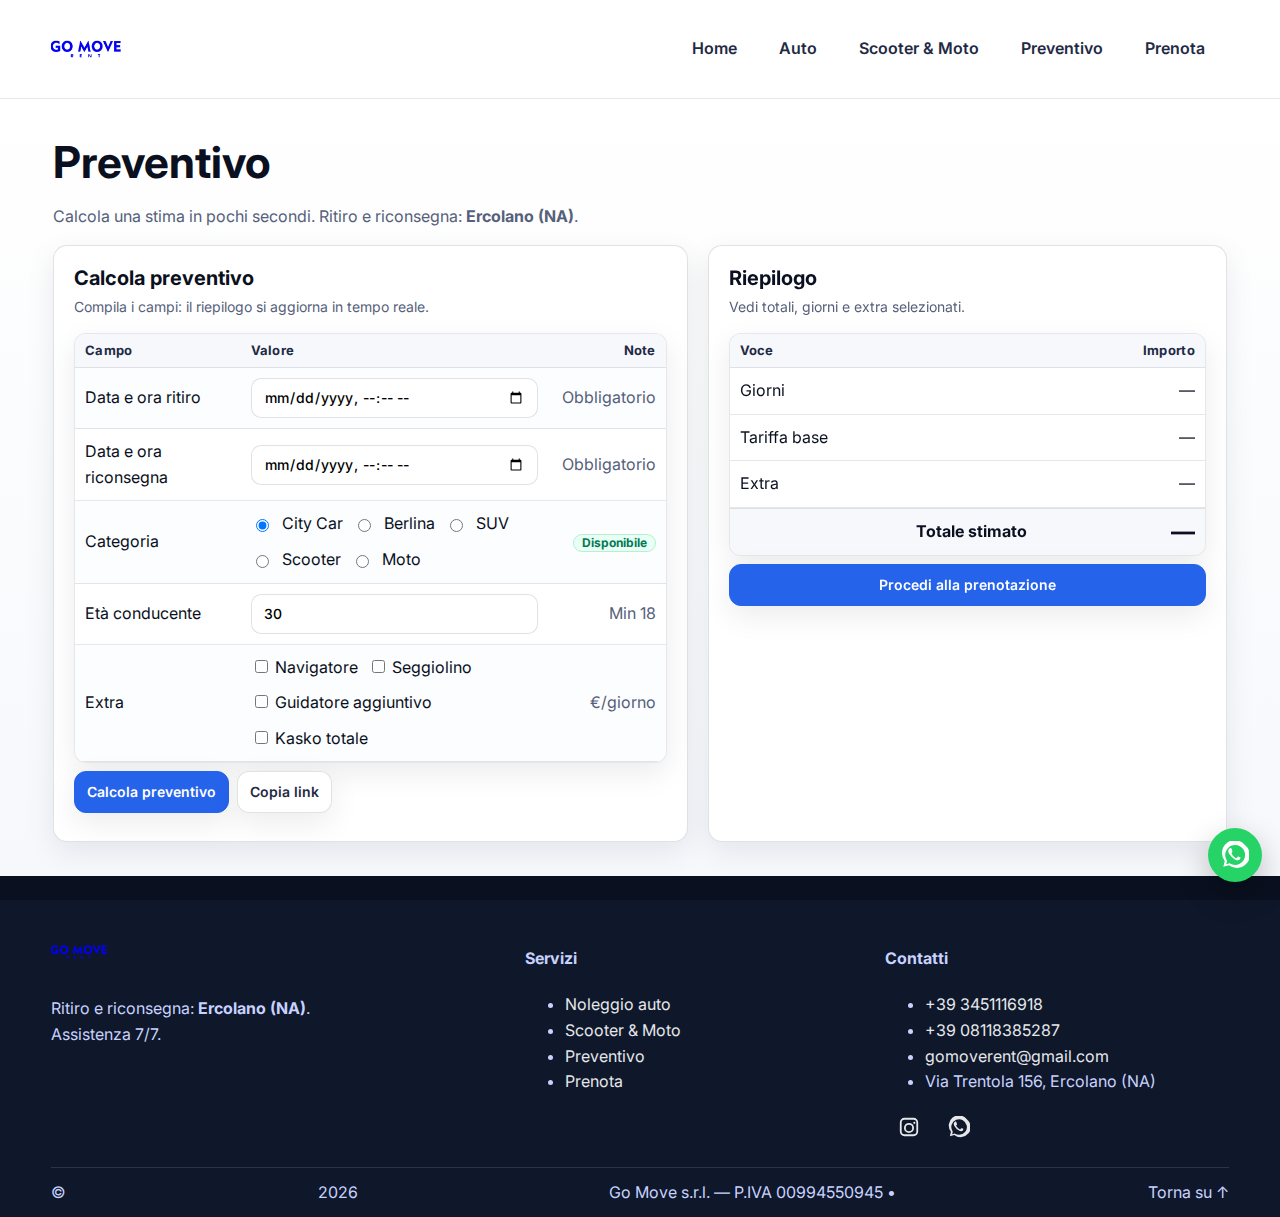
<file: preventivo.html>
<!DOCTYPE html>
<html lang="it">
<head>
  <meta charset="utf-8" />
  <meta name="viewport" content="width=device-width, initial-scale=1, viewport-fit=cover" />
  <title>Preventivo — Go Move Rent</title>
  <meta name="description" content="Calcolo preventivo noleggio a Ercolano (NA).">
  <link rel="icon" href="assets/logo.png">
  <link rel="apple-touch-icon" href="assets/logo.png">
  <link rel="preconnect" href="https://fonts.googleapis.com">
  <link href="https://fonts.googleapis.com/css2?family=Inter:wght@400;600;700&display=swap" rel="stylesheet">
  <link rel="stylesheet" href="assets/style.css?v=3">

  <!-- Smart Tables styles -->
  <style>
    .smart-table { width:100%; border-collapse: separate; border-spacing:0; overflow:hidden; border-radius:12px; border:1px solid rgba(10,16,32,.10); background:#fff; box-shadow: 0 10px 30px rgba(10,16,32,.08); }
    .smart-table thead th { position: sticky; top:0; background:#f6f8fc; color:#1f2a44; text-align:left; font-weight:700; padding:10px; border-bottom:1px solid rgba(10,16,32,.10); cursor:pointer }
    .smart-table tbody td { padding:10px; border-bottom:1px solid rgba(10,16,32,.10) }
    .smart-table tfoot th { padding:10px; background:#f6f8fc; border-top:1px solid rgba(10,16,32,.10); text-align:right }
    .smart-actions { display:flex; gap:8px; flex-wrap:wrap; margin:8px 0 }
    .smart-actions .btn { padding:8px 12px }
    .zebra tbody tr:nth-child(odd) { background:#fbfdff }
    .number { text-align:right }
    .badge-ok { display:inline-block; padding:2px 8px; border-radius:999px; background:#e8fff4; color:#047857; border:1px solid #b6f0d2; font-weight:700; font-size:12px }
    .badge-warn { display:inline-block; padding:2px 8px; border-radius:999px; background:#fff7ed; color:#b45309; border:1px solid #fed7aa; font-weight:700; font-size:12px }
  </style>
  <script src="assets/script.js?v=3" defer></script>
</head>

<body>
  <a class="whatsapp-fab" href="https://wa.me/393451116918?text=Ciao%20Go%20Move%2C%20vorrei%20info%20per%20un%20noleggio" target="_blank" rel="noopener" aria-label="Chat WhatsApp">
    <svg viewBox="0 0 24 24" aria-hidden="true"><path d="M20.5 3.5A10 10 0 0 0 3.2 17.2L2 22l4.9-1.3A10 10 0 1 0 20.5 3.5Zm-8.5 17a8.4 8.4 0 0 1-4.3-1.2l-.3-.2-2.9.8.8-2.8-.2-.3A8.5 8.5 0 1 1 12 20.5Zm4.9-6.3c-.3-.2-1.7-.9-2-.9s-.5.1-.7.4-.8.9-1 .9-.5 0-.9-.3a7.5 7.5 0 0 1-2.2-1.9c-.6-.7-1-1.6-1.1-1.8s0-.4.2-.6l.5-.7c.1-.2.2-.4.1-.6s-.6-1.6-.8-2.1-.4-.5-.6-.5h-.5a1 1 0 0 0-.7.4 3 3 0 0 0-1 2.2 5.2 5.2 0 0 0 1.1 2.7 12 12 0 0 0 4.6 4.4 5 5 0 0 0 2.6.8 2.3 2.3 0 0 0 1.6-.7 2 2 0 0 0 .5-1.3c0-.3 0-.5-.1-.6Z"/></svg>
  </a>

  <header>
    <div class="container nav">
      <a href="index.html" class="brand"><img src="assets/logo.png" alt="Go Move Rent logo" class="logo"/></a>
      <nav class="menu" id="menu" aria-label="Navigazione principale">
        <a data-active="index" href="index.html">Home</a>
        <a data-active="auto" href="auto.html">Auto</a>
        <a data-active="moto" href="moto.html">Scooter & Moto</a>
        <a data-active="preventivo" href="preventivo.html">Preventivo</a>
        <a data-active="prenota" href="prenota.html">Prenota</a>
      </nav>
      <button class="menu-toggle" id="menuToggle" aria-label="Apri menu" aria-expanded="false">☰</button>
    </div>
  </header>

  <main class="hero slim">
    <div class="container">
      <h1 class="title">Preventivo</h1>
      <p class="lead">Calcola una stima in pochi secondi. Ritiro e riconsegna: <b>Ercolano (NA)</b>.</p>

      <section class="grid" aria-labelledby="preventivo-title">
        <div class="smart-card smart-pad">
          <h2 id="preventivo-title" class="smart-title">Calcola preventivo</h2>
          <p class="smart-sub">Compila i campi: il riepilogo si aggiorna in tempo reale.</p>

          <table class="smart-table zebra" role="grid" aria-label="Dati per il preventivo">
            <thead><tr><th style="width:28%">Campo</th><th>Valore</th><th class="number" style="width:20%">Note</th></tr></thead>
            <tbody>
              <tr><td>Data e ora ritiro</td><td><input id="pv-pickup" type="datetime-local" class="smart-input" /></td><td class="number muted">Obbligatorio</td></tr>
              <tr><td>Data e ora riconsegna</td><td><input id="pv-dropoff" type="datetime-local" class="smart-input" /></td><td class="number muted">Obbligatorio</td></tr>
              <tr><td>Categoria</td><td>
                <div class="inline">
                  <label class="inline"><input type="radio" name="pv-cat" value="City Car" checked> City Car</label>
                  <label class="inline"><input type="radio" name="pv-cat" value="Berlina"> Berlina</label>
                  <label class="inline"><input type="radio" name="pv-cat" value="SUV"> SUV</label>
                  <label class="inline"><input type="radio" name="pv-cat" value="Scooter"> Scooter</label>
                  <label class="inline"><input type="radio" name="pv-cat" value="Moto"> Moto</label>
                </div>
              </td><td class="number"><span class="badge badge-ok">Disponibile</span></td></tr>
              <tr><td>Età conducente</td><td><input id="pv-age" type="number" min="18" max="90" value="30" class="smart-input"/></td><td class="number muted">Min 18</td></tr>
              <tr><td>Extra</td><td>
                <div class="inline">
                  <label><input class="pv-extra" data-key="gps"   data-price="5"  type="checkbox"> Navigatore</label>
                  <label><input class="pv-extra" data-key="seat"  data-price="4"  type="checkbox"> Seggiolino</label>
                  <label><input class="pv-extra" data-key="add"   data-price="7"  type="checkbox"> Guidatore aggiuntivo</label>
                  <label><input class="pv-extra" data-key="kasko" data-price="15" type="checkbox"> Kasko totale</label>
                </div>
              </td><td class="number muted">€/giorno</td></tr>
            </tbody>
          </table>

          <div class="smart-actions">
            <button class="btn btn-primary" onclick="calcQuote()">Calcola preventivo</button>
            <button class="btn btn-ghost" onclick="copyQuoteLink()">Copia link</button>
          </div>

          <!-- RISULTATO MINI PREVENTIVO -->
          <div id="pvResult" aria-live="polite"></div>
        </div>

        <aside class="smart-card smart-pad sticky" aria-live="polite">
          <h3 class="smart-title">Riepilogo</h3>
          <p class="smart-sub">Vedi totali, giorni e extra selezionati.</p>
          <table class="smart-table" aria-label="Riepilogo importi">
            <thead><tr><th>Voce</th><th class="number">Importo</th></tr></thead>
            <tbody id="pv-summary-rows">
              <tr><td>Giorni</td><td class="number" id="pv-days">—</td></tr>
              <tr><td>Tariffa base</td><td class="number" id="pv-base">—</td></tr>
              <tr><td>Extra</td><td class="number" id="pv-extras">—</td></tr>
            </tbody>
            <tfoot><tr><th>Totale stimato</th><th class="number price-lg" id="pv-total">—</th></tr></tfoot>
          </table>
          <div class="smart-actions">
            <a href="prenota.html" class="btn btn-primary btn-block">Procedi alla prenotazione</a>
          </div>
        </aside>
      </section>
    </div>
  </main>

  <footer>
    <div class="container footer-grid">
      <div>
        <img src="assets/logo.png" alt="Go Move Rent logo" class="logo footer-logo"/>
        <p class="muted">Ritiro e riconsegna: <b>Ercolano (NA)</b>.<br/>Assistenza 7/7.</p>
      </div>
      <div>
        <h4>Servizi</h4>
        <ul>
          <li><a href="auto.html">Noleggio auto</a></li>
          <li><a href="moto.html">Scooter & Moto</a></li>
          <li><a href="preventivo.html">Preventivo</a></li>
          <li><a href="prenota.html">Prenota</a></li>
        </ul>
      </div>
      <div>
        <h4>Contatti</h4>
        <ul>
          <li><a href="tel:+393451116918">+39 3451116918</a></li>
           <li><a href="tel:+3908118385287">+39 08118385287</a></li>
          <li><a href="mailto:gomoverent@gmail.com">gomoverent@gmail.com</a></li>
          <li>Via Trentola 156, Ercolano (NA)</li>
        </ul>
        <div class="social-row">
          <a class="social ig" href="https://instagram.com/gomove_rent" target="_blank" rel="noopener" aria-label="Instagram">
            <svg viewBox="0 0 24 24" aria-hidden="true"><path d="M7 2h10a5 5 0 0 1 5 5v10a5 5 0 0 1-5 5H7a5 5 0 0 1-5-5V7a5 5 0 0 1 5-5zm0 2a3 3 0 0 0-3 3v10a3 3 0 0 0 3 3h10a3 3 0 0 0 3-3V7a3 3 0 0 0-3-3H7zm5 3.5A5.5 5.5 0 1 1 6.5 13 5.51 5.51 0 0 1 12 7.5zm0 2A3.5 3.5 0 1 0 15.5 13 3.5 3.5 0 0 0 12 9.5zM17.8 6.2a1.2 1.2 0 1 1-1.2 1.2 1.2 1.2 0 0 1 1.2-1.2z"/></svg>
          </a>
          <a class="social wa" href="https://wa.me/393451116918?text=Ciao%20Go%20Move%2C%20vorrei%20info%20per%20un%20noleggio" target="_blank" rel="noopener" aria-label="WhatsApp">
            <svg viewBox="0 0 24 24" aria-hidden="true"><path d="M20.5 3.5A10 10 0 0 0 3.2 17.2L2 22l4.9-1.3A10 10 0 1 0 20.5 3.5Zm-8.5 17a8.4 8.4 0 0 1-4.3-1.2l-.3-.2-2.9.8.8-2.8-.2-.3A8.5 8.5 0 1 1 12 20.5Zm4.9-6.3c-.3-.2-1.7-.9-2-.9s-.5.1-.7.4-.8.9-1 .9-.5 0-.9-.3a7.5 7.5 0 0 1-2.2-1.9c-.6-.7-1-1.6-1.1-1.8s0-.4.2-.6l.5-.7c.1-.2.2-.4.1-.6s-.6-1.6-.8-2.1-.4-.5-.6-.5h-.5a1 1 0 0 0-.7.4 3 3 0 0 0-1 2.2 5.2 5.2 0 0 0 1.1 2.7 12 12 0 0 0 4.6 4.4 5 5 0 0 0 2.6.8 2.3 2.3 0 0 0 1.6-.7 2 2 0 0 0 .5-1.3c0-.3 0-.5-.1-.6Z"/></svg>
          </a>
        </div>
      </div>
    </div>
    <div class="container foot-note">
      © <span id="year"></span> Go Move s.r.l. — P.IVA 00994550945 • <a href="#top">Torna su ↑</a>
    </div>
  </footer>
</body>
</html>
</file>
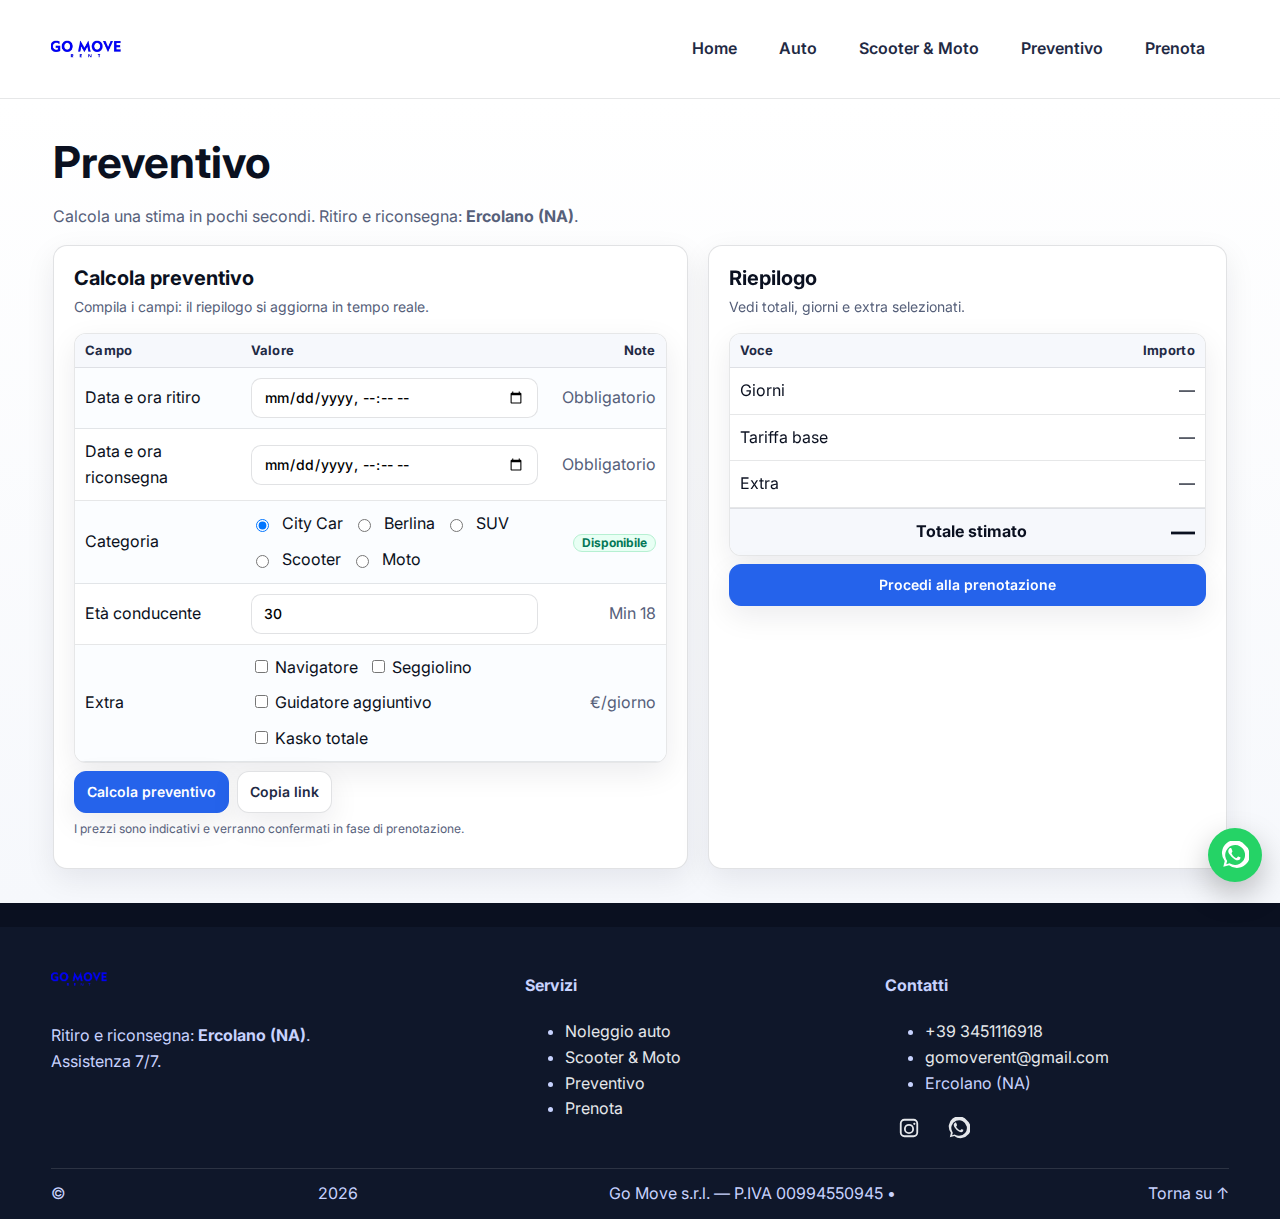
<file: preventivo.patched.html>
<!DOCTYPE html>
<html lang="it">
<head>
  <meta charset="utf-8" />
  <meta name="viewport" content="width=device-width, initial-scale=1, viewport-fit=cover" />
  <title>Preventivo — Go Move Rent</title>
  <meta name="description" content="Calcolo preventivo noleggio a Ercolano (NA).">
  <link rel="icon" href="assets/logo.png">
  <link rel="apple-touch-icon" href="assets/logo.png">
  <link rel="preconnect" href="https://fonts.googleapis.com">
  <link href="https://fonts.googleapis.com/css2?family=Inter:wght@400;600;700&display=swap" rel="stylesheet">
  <link rel="stylesheet" href="assets/style.css?v=1">
  <head>
  <meta charset="utf-8" />
  <meta name="viewport" content="width=device-width, initial-scale=1" />
  <title>Prenota — Go Move</title>
  <link rel="stylesheet" href="assets/style.css?v=3">
  <style>
  /* --- Smart Tables (inline) --- */
  .smart-table { width:100%; border-collapse: separate; border-spacing:0; overflow:hidden; border-radius:12px; border:1px solid rgba(10,16,32,.10); background:#fff; box-shadow: 0 10px 30px rgba(10,16,32,.08); }
  .smart-table thead th { position: sticky; top:0; background:#f6f8fc; color:#1f2a44; text-align:left; font-weight:700; padding:10px; border-bottom:1px solid rgba(10,16,32,.10); cursor:pointer }
  .smart-table tbody td { padding:10px; border-bottom:1px solid rgba(10,16,32,.10) }
  .smart-table tfoot th { padding:10px; background:#f6f8fc; border-top:1px solid rgba(10,16,32,.10); text-align:right }
  .smart-actions { display:flex; gap:8px; flex-wrap:wrap; margin:8px 0 }
  .smart-actions .btn { padding:8px 12px }
  .zebra tbody tr:nth-child(odd) { background:#fbfdff }
  .number { text-align:right }
  .badge-ok { display:inline-block; padding:2px 8px; border-radius:999px; background:#e8fff4; color:#047857; border:1px solid #b6f0d2; font-weight:700; font-size:12px }
  .badge-warn { display:inline-block; padding:2px 8px; border-radius:999px; background:#fff7ed; color:#b45309; border:1px solid #fed7aa; font-weight:700; font-size:12px }
  </style>

  <!-- Smart Tables styles (inline) -->
  <style>
  .smart-table { width:100%; border-collapse: separate; border-spacing:0; overflow:hidden; border-radius:12px; border:1px solid rgba(10,16,32,.10); background:#fff; box-shadow: 0 10px 30px rgba(10,16,32,.08); }
  .smart-table thead th { position: sticky; top:0; background:#f6f8fc; color:#1f2a44; text-align:left; font-weight:700; padding:10px; border-bottom:1px solid rgba(10,16,32,.10); cursor:pointer }
  .smart-table tbody td { padding:10px; border-bottom:1px solid rgba(10,16,32,.10) }
  .smart-table tfoot th { padding:10px; background:#f6f8fc; border-top:1px solid rgba(10,16,32,.10); text-align:right }
  .smart-actions { display:flex; gap:8px; flex-wrap:wrap; margin:8px 0 }
  .smart-actions .btn { padding:8px 12px }
  .zebra tbody tr:nth-child(odd) { background:#fbfdff }
  .number { text-align:right }
  .badge-ok { display:inline-block; padding:2px 8px; border-radius:999px; background:#e8fff4; color:#047857; border:1px solid #b6f0d2; font-weight:700; font-size:12px }
  .badge-warn { display:inline-block; padding:2px 8px; border-radius:999px; background:#fff7ed; color:#b45309; border:1px solid #fed7aa; font-weight:700; font-size:12px }
  </style>

</head>
<body>


  <!-- Smart Tables styles (inline) -->
  <style>
  .smart-table { width:100%; border-collapse: separate; border-spacing:0; overflow:hidden; border-radius:12px; border:1px solid rgba(10,16,32,.10); background:#fff; box-shadow: 0 10px 30px rgba(10,16,32,.08); }
  .smart-table thead th { position: sticky; top:0; background:#f6f8fc; color:#1f2a44; text-align:left; font-weight:700; padding:10px; border-bottom:1px solid rgba(10,16,32,.10); cursor:pointer }
  .smart-table tbody td { padding:10px; border-bottom:1px solid rgba(10,16,32,.10) }
  .smart-table tfoot th { padding:10px; background:#f6f8fc; border-top:1px solid rgba(10,16,32,.10); text-align:right }
  .smart-actions { display:flex; gap:8px; flex-wrap:wrap; margin:8px 0 }
  .smart-actions .btn { padding:8px 12px }
  .zebra tbody tr:nth-child(odd) { background:#fbfdff }
  .number { text-align:right }
  .badge-ok { display:inline-block; padding:2px 8px; border-radius:999px; background:#e8fff4; color:#047857; border:1px solid #b6f0d2; font-weight:700; font-size:12px }
  .badge-warn { display:inline-block; padding:2px 8px; border-radius:999px; background:#fff7ed; color:#b45309; border:1px solid #fed7aa; font-weight:700; font-size:12px }
  </style>

</head>
  <a class="whatsapp-fab" href="https://wa.me/393451116918?text=Ciao%20Go%20Move%2C%20vorrei%20info%20per%20un%20noleggio" target="_blank" rel="noopener" aria-label="Chat WhatsApp">
  <svg viewBox="0 0 24 24" aria-hidden="true"><path d="M20.5 3.5A10 10 0 0 0 3.2 17.2L2 22l4.9-1.3A10 10 0 1 0 20.5 3.5Zm-8.5 17a8.4 8.4 0 0 1-4.3-1.2l-.3-.2-2.9.8.8-2.8-.2-.3A8.5 8.5 0 1 1 12 20.5Zm4.9-6.3c-.3-.2-1.7-.9-2-.9s-.5.1-.7.4-.8.9-1 .9-.5 0-.9-.3a7.5 7.5 0 0 1-2.2-1.9c-.6-.7-1-1.6-1.1-1.8s0-.4.2-.6l.5-.7c.1-.2.2-.4.1-.6s-.6-1.6-.8-2.1-.4-.5-.6-.5h-.5a1 1 0 0 0-.7.4 3 3 0 0 0-1 2.2 5.2 5.2 0 0 0 1.1 2.7 12 12 0 0 0 4.6 4.4 5 5 0 0 0 2.6.8 2.3 2.3 0 0 0 1.6-.7 2 2 0 0 0 .5-1.3c0-.3 0-.5-.1-.6Z"/></svg>
</a>

<header>
  <div class="container nav">
    <a href="index.html" class="brand"><img src="assets/logo.png" alt="Go Move Rent logo" class="logo"/></a>
    <nav class="menu" id="menu" aria-label="Navigazione principale">
      <a data-active="index" href="index.html">Home</a>
      <a data-active="auto" href="auto.html">Auto</a>
      <a data-active="moto" href="moto.html">Scooter & Moto</a>
      <a data-active="preventivo" href="preventivo.html">Preventivo</a>
      <a data-active="prenota" href="prenota.html">Prenota</a>
    </nav>
    <button class="menu-toggle" id="menuToggle" aria-label="Apri menu" aria-expanded="false">☰</button>
  </div>
</header>

<main class="hero slim">
  <div class="container">
    <h1 class="title">Preventivo</h1>
    <p class="lead">Calcola una stima in pochi secondi. Ritiro e riconsegna: <b>Ercolano (NA)</b>.</p>
    <section class="grid" aria-labelledby="preventivo-title">
      <div class="smart-card smart-pad">
        <h2 id="preventivo-title" class="smart-title">Calcola preventivo</h2>
        <p class="smart-sub">Compila i campi: il riepilogo si aggiorna in tempo reale.</p>
        <table class="smart-table zebra" role="grid" aria-label="Dati per il preventivo">
          <thead><tr><th style="width:28%">Campo</th><th>Valore</th><th class="number" style="width:20%">Note</th></tr></thead>
          <tbody>
            <tr><td>Data e ora ritiro</td><td><input id="pv-pickup" type="datetime-local" class="smart-input" /></td><td class="number muted">Obbligatorio</td></tr>
            <tr><td>Data e ora riconsegna</td><td><input id="pv-dropoff" type="datetime-local" class="smart-input" /></td><td class="number muted">Obbligatorio</td></tr>
            <tr><td>Categoria</td><td>
              <div class="inline">
                <label class="inline"><input type="radio" name="pv-cat" value="City Car" checked> City Car</label>
                <label class="inline"><input type="radio" name="pv-cat" value="Berlina"> Berlina</label>
                <label class="inline"><input type="radio" name="pv-cat" value="SUV"> SUV</label>
                <label class="inline"><input type="radio" name="pv-cat" value="Scooter"> Scooter</label>
                <label class="inline"><input type="radio" name="pv-cat" value="Moto"> Moto</label>
              </div>
            </td><td class="number"><span class="badge badge-ok">Disponibile</span></td></tr>
            <tr><td>Età conducente</td><td><input id="pv-age" type="number" min="18" max="90" value="30" class="smart-input"/></td><td class="number muted">Min 18</td></tr>
            <tr><td>Extra</td><td>
              <div class="inline">
                <label><input class="pv-extra" data-price="5" type="checkbox"> Navigatore</label>
                <label><input class="pv-extra" data-price="4" type="checkbox"> Seggiolino</label>
                <label><input class="pv-extra" data-price="7" type="checkbox"> Guidatore aggiuntivo</label>
                <label><input class="pv-extra" data-price="15" type="checkbox"> Kasko totale</label>
              </div>
            </td><td class="number muted">€/giorno</td></tr>
          </tbody>
        </table>
        <div class="smart-actions">
          <button class="btn btn-primary" onclick="calcQuote()">Calcola preventivo</button>
          <button class="btn btn-ghost" onclick="copyQuoteLink()">Copia link</button>
        </div>
        <!-- RISULTATO MINI PREVENTIVO -->
<div id="pvResult" aria-live="polite"></div>
        <p class="table-hint">I prezzi sono indicativi e verranno confermati in fase di prenotazione.</p>
      </div>
      <aside class="smart-card smart-pad sticky" aria-live="polite">
        <h3 class="smart-title">Riepilogo</h3>
        <p class="smart-sub">Vedi totali, giorni e extra selezionati.</p>
        <table class="smart-table" aria-label="Riepilogo importi">
          <thead><tr><th>Voce</th><th class="number">Importo</th></tr></thead>
          <tbody id="pv-summary-rows">
            <tr><td>Giorni</td><td class="number" id="pv-days">—</td></tr>
            <tr><td>Tariffa base</td><td class="number" id="pv-base">—</td></tr>
            <tr><td>Extra</td><td class="number" id="pv-extras">—</td></tr>
          </tbody>
          <tfoot><tr><th>Totale stimato</th><th class="number price-lg" id="pv-total">—</th></tr></tfoot>
        </table>
        <div class="smart-actions">
          <a href="prenota.html" class="btn btn-primary btn-block">Procedi alla prenotazione</a>
        </div>
      </aside>
    </section>
  </div>
</main>
  <!-- Preventivo smart -->
<div id="quoteResult"></div>
</div></section>

<footer>
  <div class="container footer-grid">
    <div>
      <img src="assets/logo.png" alt="Go Move Rent logo" class="logo footer-logo"/>
      <p class="muted">Ritiro e riconsegna: <b>Ercolano (NA)</b>.<br/>Assistenza 7/7.</p>
    </div>
    <div>
      <h4>Servizi</h4>
      <ul>
        <li><a href="auto.html">Noleggio auto</a></li>
        <li><a href="moto.html">Scooter & Moto</a></li>
        <li><a href="preventivo.html">Preventivo</a></li>
        <li><a href="prenota.html">Prenota</a></li>
      </ul>
    </div>
    <div>
      <h4>Contatti</h4>
      <ul>
        <li><a href="tel:+393451116918">+39 3451116918</a></li>
        <li><a href="mailto:gomoverent@gmail.com">gomoverent@gmail.com</a></li>
        <li>Ercolano (NA)</li>
      </ul>
      <div class="social-row">
  <a class="social ig" href="https://instagram.com/gomove_rent" target="_blank" rel="noopener" aria-label="Instagram">
    <svg viewBox="0 0 24 24" aria-hidden="true"><path d="M7 2h10a5 5 0 0 1 5 5v10a5 5 0 0 1-5 5H7a5 5 0 0 1-5-5V7a5 5 0 0 1 5-5zm0 2a3 3 0 0 0-3 3v10a3 3 0 0 0 3 3h10a3 3 0 0 0 3-3V7a3 3 0 0 0-3-3H7zm5 3.5A5.5 5.5 0 1 1 6.5 13 5.51 5.51 0 0 1 12 7.5zm0 2A3.5 3.5 0 1 0 15.5 13 3.5 3.5 0 0 0 12 9.5zM17.8 6.2a1.2 1.2 0 1 1-1.2 1.2 1.2 1.2 0 0 1 1.2-1.2z"/></svg>
  </a>
  <a class="social wa" href="https://wa.me/393451116918?text=Ciao%20Go%20Move%2C%20vorrei%20info%20per%20un%20noleggio" target="_blank" rel="noopener" aria-label="WhatsApp">
    <svg viewBox="0 0 24 24" aria-hidden="true"><path d="M20.5 3.5A10 10 0 0 0 3.2 17.2L2 22l4.9-1.3A10 10 0 1 0 20.5 3.5Zm-8.5 17a8.4 8.4 0 0 1-4.3-1.2l-.3-.2-2.9.8.8-2.8-.2-.3A8.5 8.5 0 1 1 12 20.5Zm4.9-6.3c-.3-.2-1.7-.9-2-.9s-.5.1-.7.4-.8.9-1 .9-.5 0-.9-.3a7.5 7.5 0 0 1-2.2-1.9c-.6-.7-1-1.6-1.1-1.8s0-.4.2-.6l.5-.7c.1-.2.2-.4.1-.6s-.6-1.6-.8-2.1-.4-.5-.6-.5h-.5a1 1 0 0 0-.7.4 3 3 0 0 0-1 2.2 5.2 5.2 0 0 0 1.1 2.7 12 12 0 0 0 4.6 4.4 5 5 0 0 0 2.6.8 2.3 2.3 0 0 0 1.6-.7 2 2 0 0 0 .5-1.3c0-.3 0-.5-.1-.6Z"/></svg>
  </a>
</div>
    </div>
  </div>
  <div class="container foot-note">
    © <span id="year"></span> Go Move s.r.l. — P.IVA 00994550945 • <a href="#top">Torna su ↑</a>
  </div>
</footer>
  </script>

  <!-- Smart Tables script (inline) -->
  <script>
  function euro(n){ try { return (n||0).toLocaleString('it-IT',{style:'currency',currency:'EUR'});}catch(e){return n} }
  function smartSortTable(table, colIndex, numeric=false){
    const tbody = table.tBodies[0];
    const rows = Array.from(tbody.querySelectorAll('tr'));
    const dir = table.getAttribute('data-sortdir') === 'asc' ? 'desc' : 'asc';
    rows.sort((a,b)=>{
      const ta = a.children[colIndex].innerText.trim();
      const tb = b.children[colIndex].innerText.trim();
      if(numeric){
        const na = parseFloat(ta.replace(/[€\s\.]/g,'').replace(',', '.')) || 0;
        const nb = parseFloat(tb.replace(/[€\s\.]/g,'').replace(',', '.')) || 0;
        return dir==='asc' ? na-nb : nb-na;
      } else {
        return dir==='asc' ? ta.localeCompare(tb) : tb.localeCompare(ta);
      }
    });
    rows.forEach(r=>tbody.appendChild(r));
    table.setAttribute('data-sortdir', dir);
  }
  function tableToCSV(table){
    const rows = table.querySelectorAll('tr');
    return Array.from(rows).map(tr => Array.from(tr.children).map(td => `"$\{td.innerText.replace(/"/g,'""')\}"`).join(',')).join('\n');
  }
  function copySmartTable(tableId){
    const table = document.getElementById(tableId);
    const csv = tableToCSV(table);
    navigator.clipboard.writeText(csv).then(()=>alert('Tabella copiata (CSV negli appunti).'));
  }
  function downloadSmartTable(tableId, filename='tabella.csv'){
    const table = document.getElementById(tableId);
    const csv = tableToCSV(table);
    const blob = new Blob([csv], {type:'text/csv;charset=utf-8;'});
    const url = URL.createObjectURL(blob);
    const a = document.createElement('a');
    a.href = url; a.download = filename; a.click();
    URL.revokeObjectURL(url);
  }
  function renderQuoteSmart(result){
    const box = document.getElementById('quoteResult');
    if(!box) return;
    const rows = (result.items||[]).map(i=>`<tr><td>$\{i.voce||''\}</td><td class="number">$\{euro(i.importo||0)\}</td></tr>`).join('');
    box.innerHTML = `
      <div class="smart-actions">
        <button class="btn" onclick="copySmartTable('tblQuote')">Copia (CSV)</button>
        <button class="btn" onclick="downloadSmartTable('tblQuote','preventivo.csv')">Scarica CSV</button>
      </div>
      <table class="smart-table zebra" id="tblQuote" data-sortdir="asc">
        <thead>
          <tr>
            <th onclick="smartSortTable(this.closest('table'),0,false)">Voce</th>
            <th onclick="smartSortTable(this.closest('table'),1,true)">Importo</th>
          </tr>
        </thead>
        <tbody>$\{rows\}</tbody>
        <tfoot>
          <tr><th>Imponibile</th><th class="number">$\{euro(result.imponibile||0)\}</th></tr>
          <tr><th>IVA (22%)</th><th class="number">$\{euro(result.iva||0)\}</th></tr>
          <tr><th style="font-size:18px">Totale</th><th class="number" style="font-size:18px">$\{euro(result.totale||0)\}</th></tr>
        </tfoot>
      </table>`;
  }
  function renderBookingSmart(summary){
    const box = document.getElementById('bookingSummary');
    if(!box) return;
    const rows = (summary.rows||[]).map(r=>`<tr><td>$\{r.k\}</td><td class="number">$\{r.v\}</td></tr>`).join('');
    box.innerHTML = `
      <div class="smart-actions">
        <span class="$\{summary.ok ? 'badge-ok':'badge-warn'\}">$\{summary.ok ? 'Disponibilità trovata' : 'Non disponibile'\}</span>
        <button class="btn" onclick="copySmartTable('tblBooking')">Copia (CSV)</button>
        <button class="btn" onclick="downloadSmartTable('tblBooking','prenotazione.csv')">Scarica CSV</button>
      </div>
      <table class="smart-table zebra" id="tblBooking" data-sortdir="asc">
        <thead>
          <tr><th onclick="smartSortTable(this.closest('table'),0,false)">Voce</th><th onclick="smartSortTable(this.closest('table'),1,true)">Valore</th></tr>
        </thead>
        <tbody>$\{rows\}</tbody>
        <tfoot>
          <tr><th>Totale</th><th class="number">$\{euro(summary.totale||0)\}</th></tr>
        </tfoot>
      </table>`;
  }
  (function(){
    if(typeof handlePreventivo === 'function'){
      const _h = handlePreventivo;
      window.handlePreventivo = function(e){
        e && e.preventDefault && e.preventDefault();
        _h.apply(this, arguments);
        if(window._lastQuote){ renderQuoteSmart(window._lastQuote); }
      };
    }
    if(typeof handleBooking === 'function'){
      const _b = handleBooking;
      window.handleBooking = function(e){
        e && e.preventDefault && e.preventDefault();
        try{ _b.apply(this, arguments);}catch(err){}
        try{
          const form = (e && e.target) || document.querySelector('#bookingForm');
          const start = new Date(form?.start?.value), end = new Date(form?.end?.value);
          const hours = Math.ceil((end-start)/36e5);
          const days = Math.max(1, Math.ceil(hours/24));
          const age = Number(form?.age?.value || 0);
          const category = form?.category?.value || '';
          let daily = (typeof basePriceFor==='function') ? basePriceFor(category) : 50;
          if (age && age < 25) daily += 12;
          let totale = daily * days;
          if (document.getElementById('opt_gps')?.checked) totale += 5 * days;
          if (document.getElementById('opt_seat')?.checked) totale += 4 * days;
          if (document.getElementById('opt_add')?.checked)  totale += 6 * days;
          if (document.getElementById('opt_kasko')?.checked) totale += 15 * days;
          const summary = {
            ok:true, totale,
            rows: [
              {k:'Categoria', v: category},
              {k:'Giorni', v: String(days)},
              {k:'Età conducente', v: String(age||'')},
              {k:'Navigatore', v: document.getElementById('opt_gps')?.checked ? 'Sì':'No'},
              {k:'Seggiolino bimbo', v: document.getElementById('opt_seat')?.checked ? 'Sì':'No'},
              {k:'Guidatore aggiuntivo', v: document.getElementById('opt_add')?.checked ? 'Sì':'No'},
              {k:'Kasko totale', v: document.getElementById('opt_kasko')?.checked ? 'Sì':'No'}
            ]
          };
          renderBookingSmart(summary);
        }catch(err){}
      };
    }
  })();
  </script>
  <script src="script.unified.v4.js"></script>
</body>
</body>
</html>
</file>
<file: assets/style.css>
:root {
  --brand: #0A51FF;
  --brand-2: #4AA3FF;
  --bg: #ffffff;
  --text: #0a1020;
  --muted: #5b6475;
  --card: #ffffff;
  --border: rgba(10,16,32,.10);
  --ring: rgba(10,81,255,.22);
  --radius: 16px;
  --shadow: 0 10px 30px rgba(10,16,32,.08);
}
* { box-sizing: border-box }
html { scroll-behavior: smooth }
body {
  margin: 0; font-family: Inter, ui-sans-serif, system-ui, -apple-system, Segoe UI, Roboto, Arial;
  color: var(--text);
  background: var(--bg);
  line-height: 1.6; overflow-x: hidden;
}
img { max-width: 100%; height: auto; display:block }
a { color: var(--brand); text-decoration: none }
.container { width: min(1180px, 92%); margin: 0 auto; padding: 0 2px }

/* Topbar */
.topbar { background: #f6f8fc; font-size: 14px; color: #2d3748; border-bottom: 1px solid var(--border) }
.topbar-row { display:flex; justify-content: space-between; align-items: center; padding: 6px 0 }
.tb-link { color: #2d3748 }
.tb-left a { color: #2d3748 }

/* Header */
header { position: sticky; top:0; z-index:50; background:#fff; border-bottom:1px solid var(--border) }
.nav { display:grid; grid-template-columns:auto 1fr auto; align-items:center; gap:12px; padding:14px 0 }
.logo { height: 70px; width:auto }
.menu { display:flex; gap:18px; justify-content:flex-end; align-items:center }
.menu a { color:#1f2a44; font-weight:600; padding:10px 12px; border-radius:12px }
.menu a.active, .menu a:hover { color: var(--brand); background: rgba(10,81,255,.08) }
.menu-toggle { display:none; border:1px solid var(--border); padding:8px 12px; border-radius:10px; background:#fff; color:#1f2a44 }

/* Hero booking */
.hero { padding: 28px 0 20px; background: linear-gradient(180deg, #ffffff, #f4f7fc) }
.hero-wrap { display:grid; gap:26px; grid-template-columns: 1.05fr .95fr; align-items:start }
.hero .title { font-size: clamp(28px, 3.6vw, 44px); line-height:1.15; margin: 4px 0 10px }
.hero .lead { color: var(--muted) }
.hl { color: var(--brand) }
.bullets { list-style:none; padding:0; margin:10px 0 0; color: #32405a }
.bullets li { margin: 4px 0 }

.booking { padding: 16px; border: 1px solid var(--border) }
.booking-grid { display:grid; grid-template-columns: 1fr 1fr; gap: 12px }
.field label { font-size: 13px; color:#43506a; display:block; margin-bottom: 6px }
.field input, .field select { width:100%; padding: 12px 14px; border-radius: 12px; border:1px solid var(--border); background:#fff; color:#101827; outline:none }
.field input:focus, .field select:focus { box-shadow:0 0 0 4px var(--ring); border-color: var(--brand) }
.booking-actions { display:flex; gap:10px; margin-top: 10px; flex-wrap: wrap }

.btn { display:inline-flex; align-items:center; justify-content:center; gap:8px; padding:12px 16px; border-radius:12px; border:1px solid var(--border); background:#fff; color:#1f2a44; box-shadow:var(--shadow); font-weight:600 }
.btn.primary { background: linear-gradient(135deg, var(--brand), var(--brand-2)); color:#fff; border:none }
.btn:hover { transform: translateY(-1px) }

/* Alt section */
.alt { background:#f6f8fc; border-top:1px solid var(--border); border-bottom:1px solid var(--border) }
.features { display:grid; grid-template-columns: repeat(3,1fr); gap: 16px; padding: 18px 0 }
.feat { background:#fff; border:1px solid var(--border); border-radius:14px; padding: 16px; box-shadow: var(--shadow) }

/* Section head */
.section-head { display:flex; align-items: baseline; justify-content: space-between; gap: 12px; margin-bottom: 10px }
.section-head h2 { margin: 0; color:#1f2a44 }

/* Cards */
.grid.cards { display:grid; gap: 16px; grid-template-columns: repeat(3, 1fr) }
.card { background:#fff; border:1px solid var(--border); border-radius:14px; box-shadow:var(--shadow); padding: 14px }
.vehicle-img { width:100%; border-radius:12px; aspect-ratio: 16/10; object-fit: cover }
.vehicle-info h3 { margin: 8px 0 4px 0 }
.vehicle .price { margin: 6px 0 10px 0 }
.link { font-weight:600; color: var(--brand) }

/* How it works */
.how .steps { display:grid; grid-template-columns: repeat(4,1fr); gap: 16px }
.step { background:#fff; border:1px solid var(--border); border-radius:14px; padding: 14px; box-shadow: var(--shadow) }
.badge { background: var(--brand); color:#fff; font-weight:700; border-radius:999px; padding: 2px 10px; font-size: 13px }

/* FAQ */
.faq details { margin: 10px 0 }
.faq summary { cursor: pointer; font-weight: 700 }
.faq .card { padding: 12px 14px }

/* Footer */
footer { background:#0f172a; color:#c7d2fe; margin-top: 24px }
.footer-grid { display:grid; grid-template-columns: 1.2fr .9fr .9fr; gap: 16px; padding: 24px 0 }
.footer-grid a { color:#e5e7eb }
.footer-logo { height: 56px }
.foot-note { display:flex; justify-content: space-between; align-items:center; padding: 12px 0; border-top: 1px solid rgba(255,255,255,.12) }
.foot-note a { color:#c7d2fe }

/* Other pages */
.hero.slim { padding: 34px 0; background: linear-gradient(180deg, #ffffff, #f6f8fc) }

/* Responsive */
@media (max-width: 1024px) {
  .hero-wrap { grid-template-columns: 1fr }
}
@media (max-width: 960px) {
  .menu { display:none; position:absolute; right:4%; top:90px; background:#fff; border:1px solid var(--border); border-radius:12px; padding:10px; width:260px; box-shadow:var(--shadow) }
  .menu.open { display:flex; flex-direction:column; gap:8px }
  .menu-toggle { display:inline-flex }
  .grid.cards { grid-template-columns: 1fr 1fr }
  .features { grid-template-columns: 1fr }
  .how .steps { grid-template-columns: 1fr 1fr }
  .footer-grid { grid-template-columns: 1fr 1fr }
  .logo { height: 62px }
}
@media (max-width: 560px) {
  .grid.cards { grid-template-columns: 1fr }
  .btn { width: 100% }
  .booking-grid { grid-template-columns: 1fr }
  .footer-grid { grid-template-columns: 1fr }
  .logo { height: 56px }
}
/* Social icons */
.social {
  display: inline-flex; align-items: center; justify-content: center;
  width: 32px; height: 32px; margin-left: 8px;
  color: #1f2a44;
}
.social svg { width: 22px; height: 22px; fill: currentColor; }
.social.ig:hover { color: #E1306C; }   /* Instagram */
.social.wa:hover { color: #25D366; }   /* WhatsApp */

.social-row { display:flex; align-items:center; gap:10px; margin-top:8px }

/* WhatsApp floating button */
.whatsapp-fab {
  position: fixed; right: 18px; bottom: 18px; z-index: 60;
  width: 54px; height: 54px; border-radius: 50%;
  display:flex; align-items:center; justify-content:center;
  background: #25D366; color: #fff; box-shadow: 0 12px 30px rgba(0,0,0,.25);
  border: none;
}
.whatsapp-fab svg { width: 28px; height: 28px; fill: currentColor; }
.whatsapp-fab:hover { transform: translateY(-2px); }

/* === Smart Tables (Go Move Rent) === */
:root{
  --bg:#0a1020;--ink:#0a1020;--muted:#56607a;--line:rgba(10,16,32,.12);
  --card:#fff;--soft:#f6f8fc;--accent:#2563eb;--accent-ink:#fff;
  --radius:14px;--shadow:0 10px 30px rgba(10,16,32,.08);
}
.smart-card{background:var(--card);border:1px solid var(--line);border-radius:var(--radius);box-shadow:var(--shadow)}
.smart-pad{padding:20px}
.smart-title{margin:0 0 6px;font:700 20px/1.2 Inter,system-ui}
.smart-sub{margin:0 0 16px;color:var(--muted);font:400 14px/1.5 Inter}
.grid{display:grid;gap:20px}
@media(min-width:992px){.grid{grid-template-columns:1.1fr .9fr}.sticky{position:sticky;top:104px}}

.smart-table{width:100%;border-collapse:separate;border-spacing:0;border-radius:12px;overflow:hidden;background:#fff}
.smart-table thead th{position:sticky;top:0;background:var(--soft);text-align:left;font:600 13px/1 Inter;letter-spacing:.02em;padding:12px 14px;border-bottom:1px solid var(--line)}
.smart-table tbody td{padding:10px 14px;border-bottom:1px solid var(--line);vertical-align:middle}
.smart-table tfoot th{padding:12px 14px;background:var(--soft);border-top:1px solid var(--line);text-align:right}
.smart-table .number{text-align:right}
.smart-table .muted{color:var(--muted)}
.smart-table .badge{display:inline-block;padding:2px 8px;border-radius:999px;font:700 12px/1 Inter}
.badge-ok{background:#e8f7ef;color:#0f5132;border:1px solid #b6f0d2}
.badge-warn{background:#fff3e6;color:#7c3a00;border:1px solid #fed7aa}
.zebra tbody tr:nth-child(odd){background:#fbfdff}

.smart-input{width:100%;height:40px;border:1px solid var(--line);border-radius:10px;padding:0 12px;font:500 14px/1 Inter}
.smart-input:focus{outline:2px solid rgba(37,99,235,.25);border-color:#93c5fd}
.inline{display:flex;gap:10px;align-items:center;flex-wrap:wrap}

.smart-actions{display:flex;gap:12px;flex-wrap:wrap;margin:18px 0 0}
.btn{height:42px;padding:0 14px;border-radius:12px;border:1px solid var(--line);background:#fff;font:600 14px/1 Inter;cursor:pointer}
.btn:focus{outline:2px solid rgba(37,99,235,.25)}
.btn-primary{background:var(--accent);border-color:var(--accent);color:var(--accent-ink)}
.btn-ghost{background:#fff}
.btn-block{width:100%}

.table-hint{font:12px Inter;color:var(--muted);margin-top:8px}
.price-lg{font:700 24px/1 Inter}
.price-xs{font:700 14px/1 Inter}
/* === End Smart Tables === */
</file>
